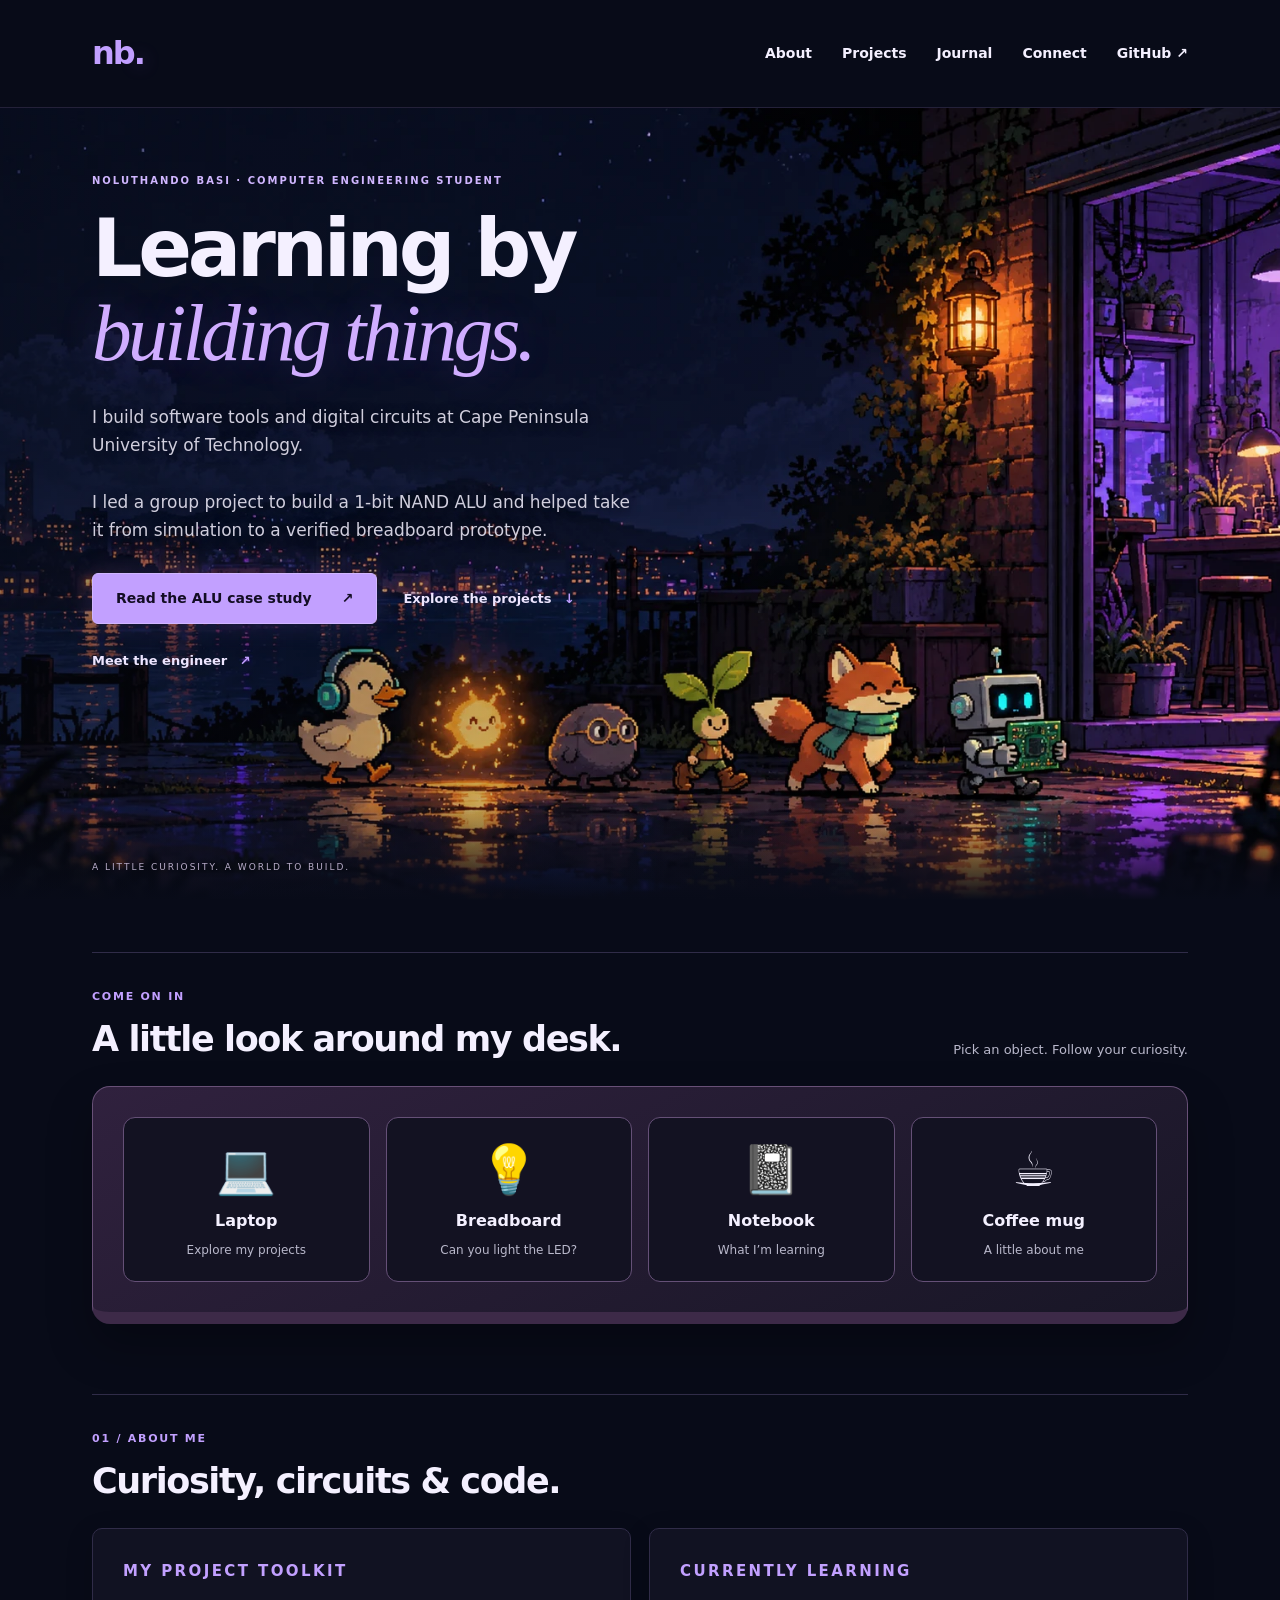
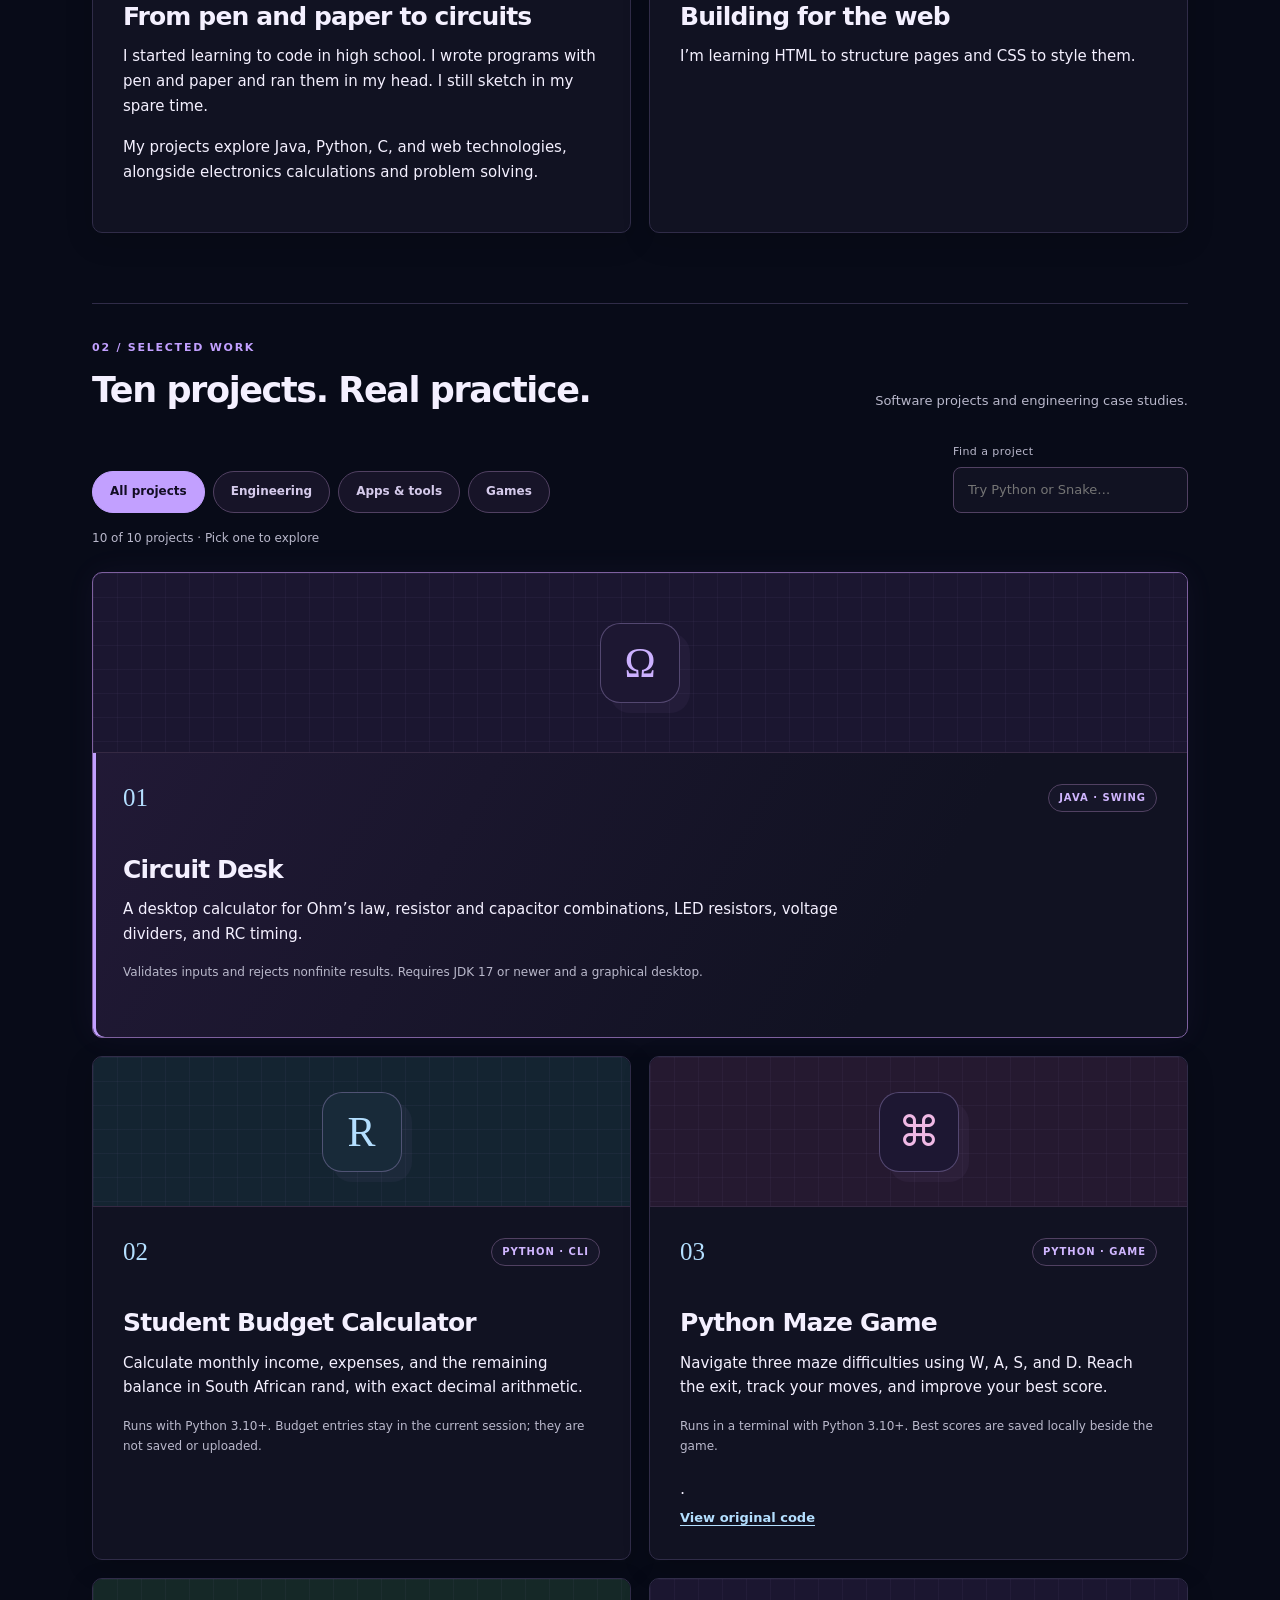
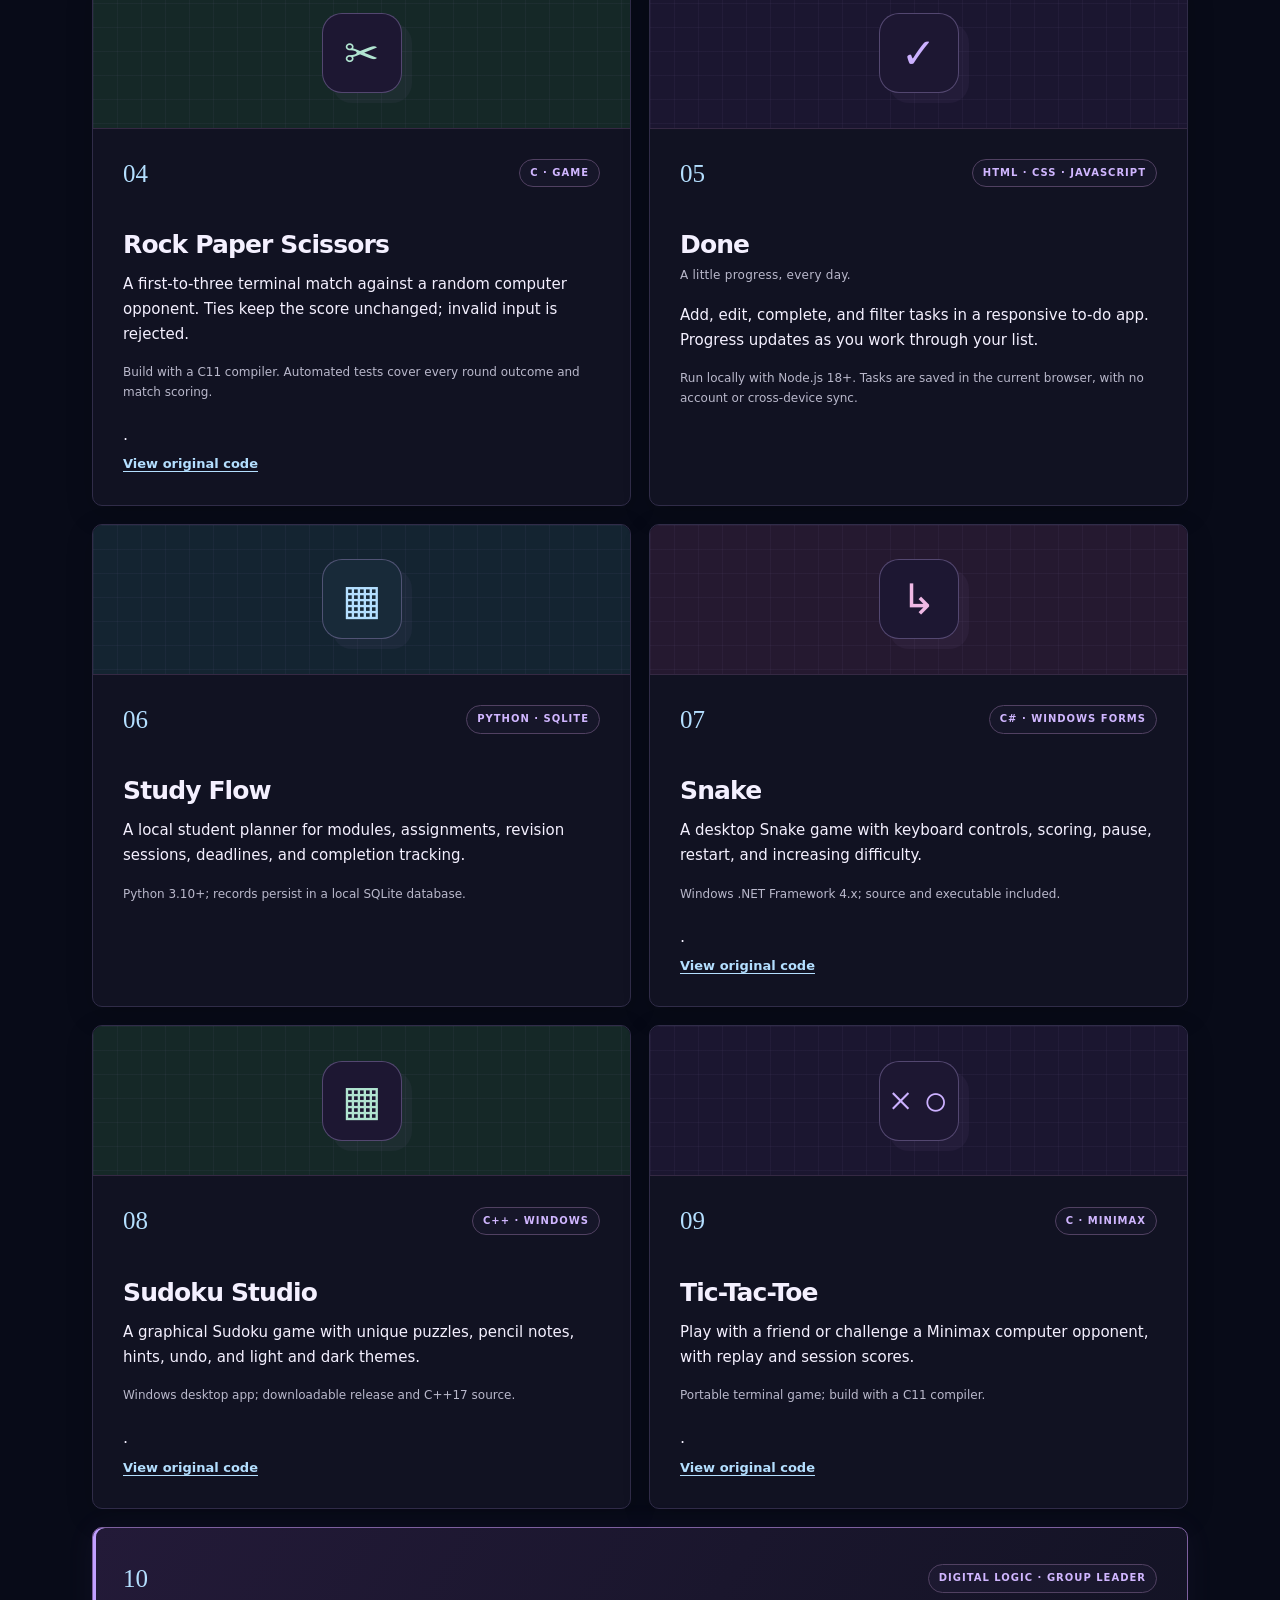
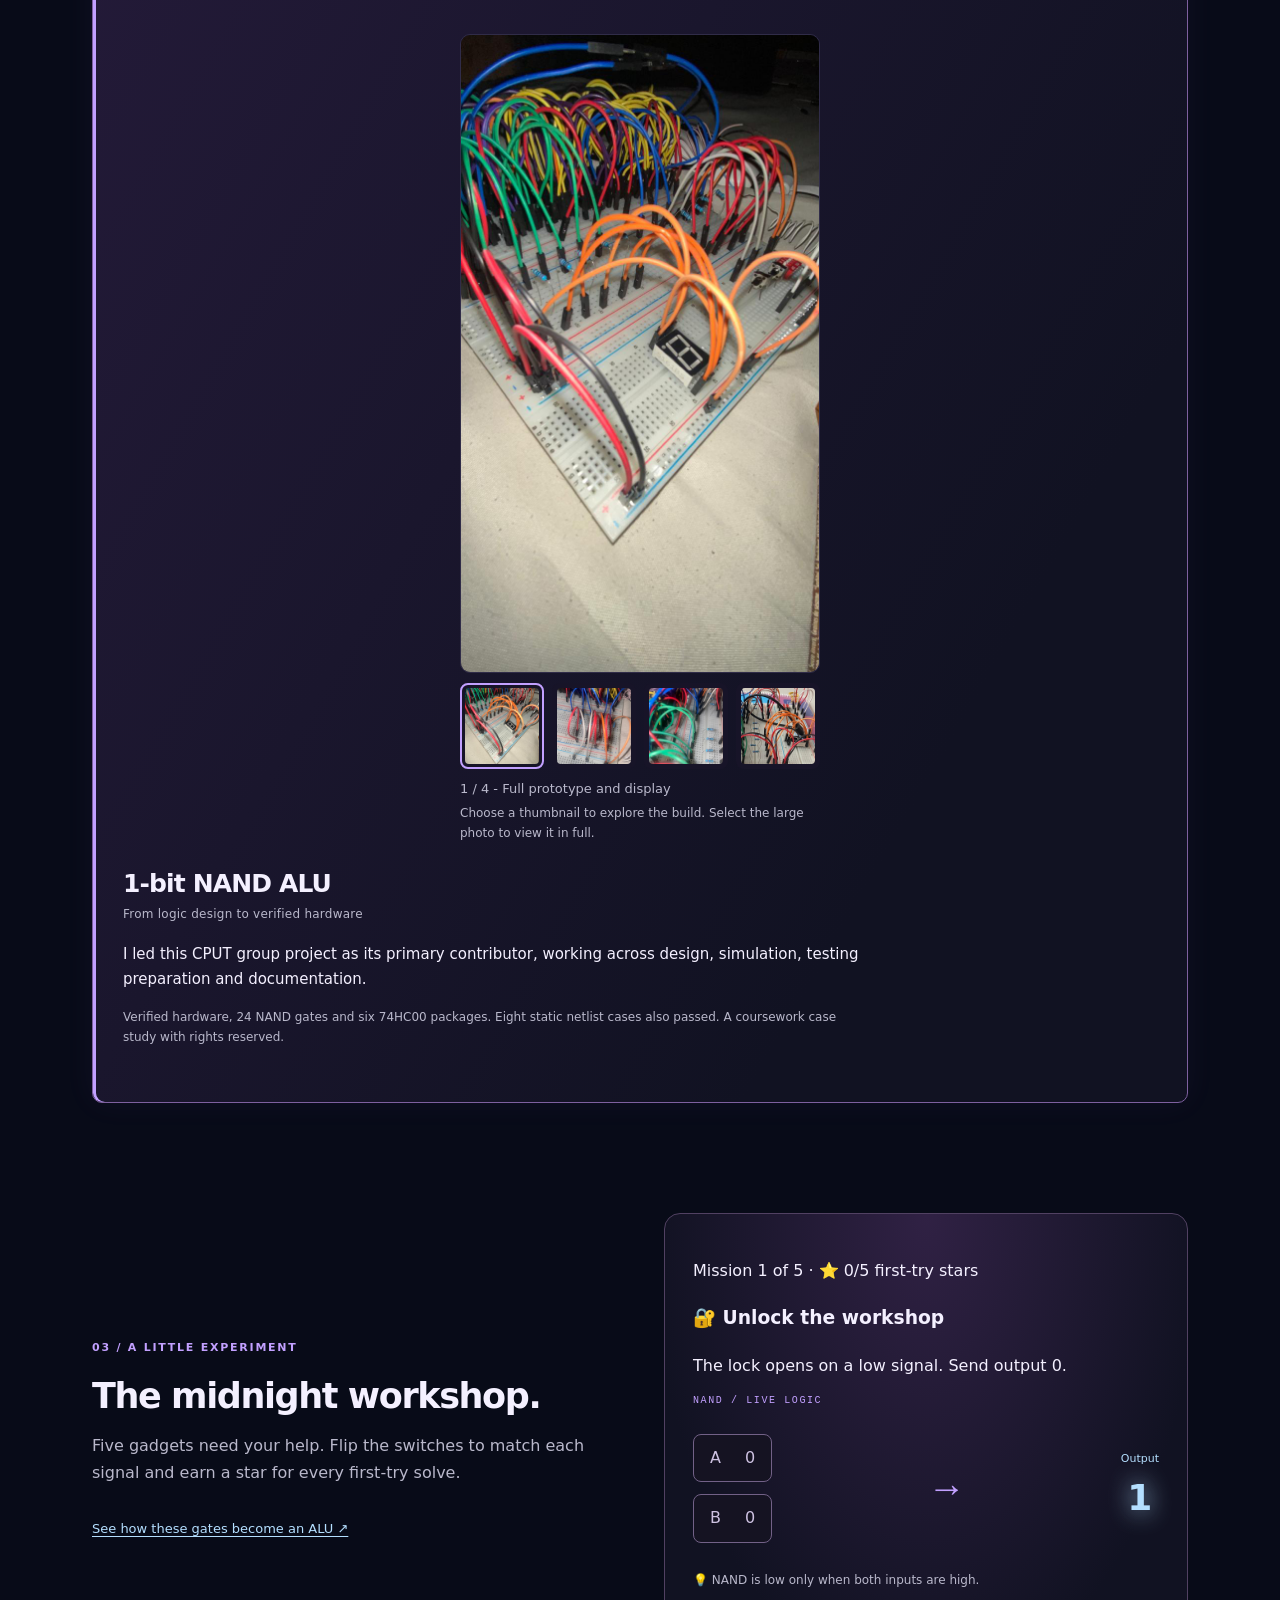
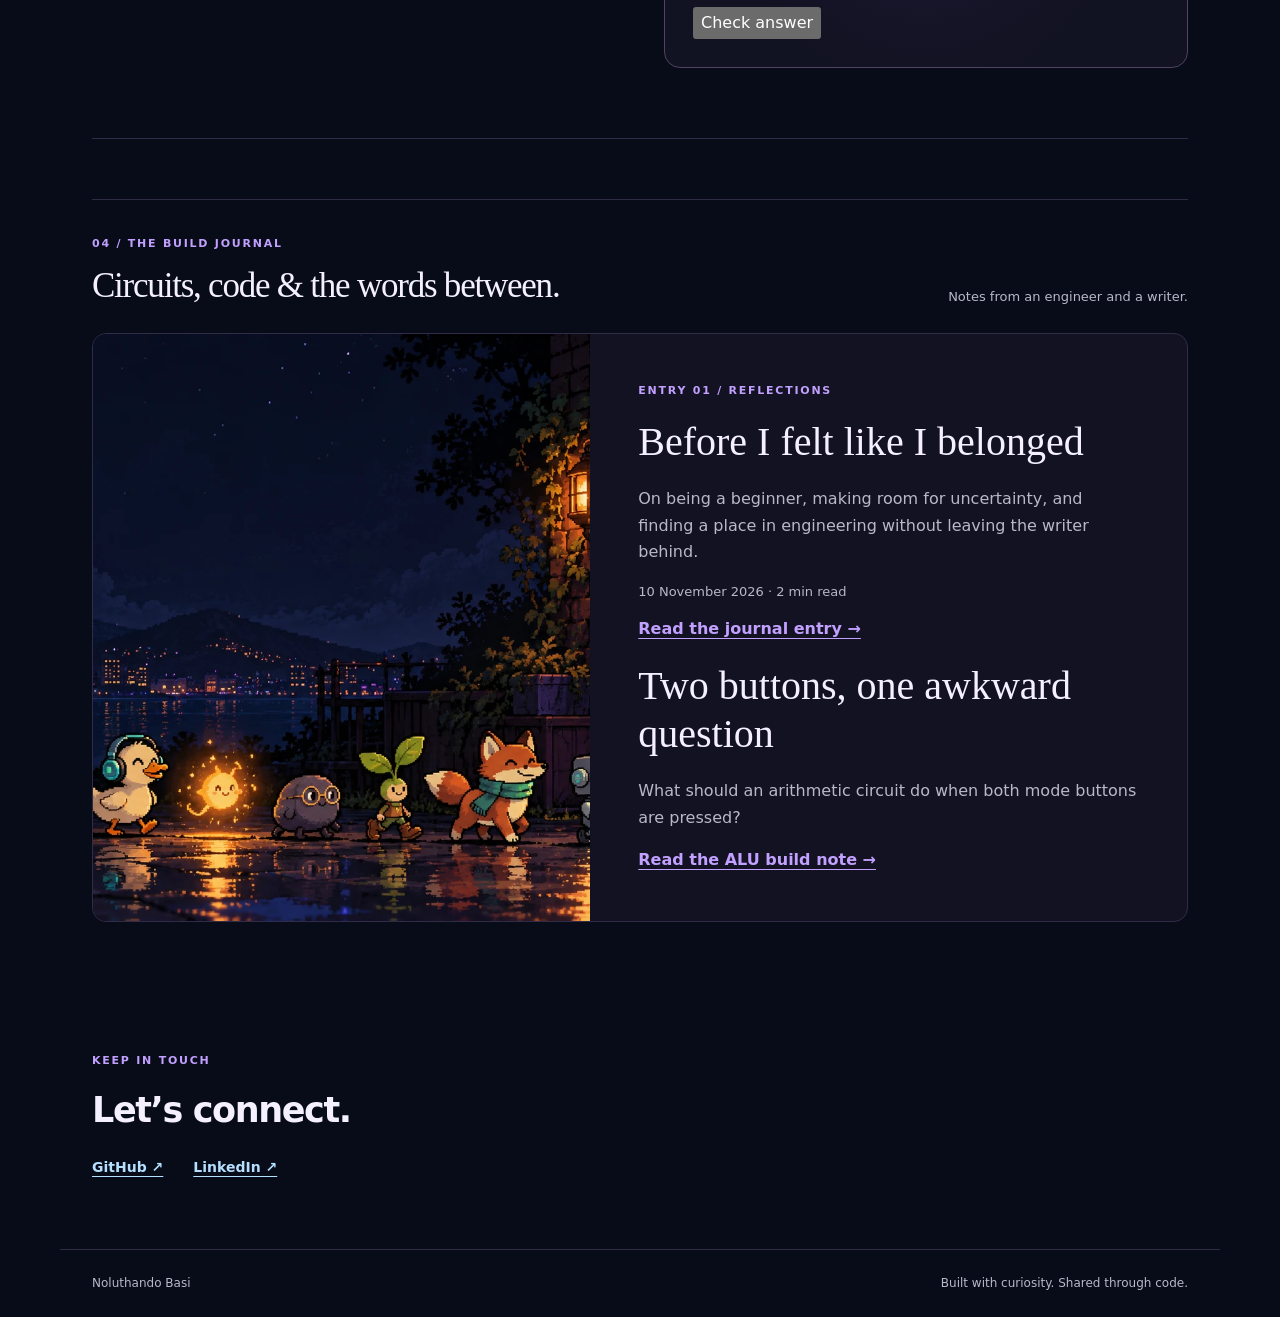
<file: index.html>
<!doctype html>
<html lang="en">
<head>
  <meta name="msvalidate.01" content="11738AA0E33FDAD83470766EB3700D22" />
  <meta name="google-site-verification" content="oSoXep8ZsE5KbeqKewen5kxkmQtbWNRojHRp8FeKR5E" />
  <meta charset="utf-8">
  <meta name="viewport" content="width=device-width, initial-scale=1">
  <meta name="description" content="Explore Noluthando Basi's portfolio: a Computer Engineering student at CPUT building practical software, interactive apps, and thoughtful digital experiences.">
  <title>Noluthando Basi | Software Development &amp; Design</title>
  <link rel="stylesheet" href="styles.css?v=purple-brand-2">
  <link rel="stylesheet" href="home.css?v=pixel-night-1">
  <link rel="stylesheet" href="interactive.css?v=1">
  <script src="interactive.js?v=4" defer></script>
  <meta name="theme-color" content="#080b18">
  <link rel="canonical" href="https://zulubarbie.github.io/">
  <meta property="og:title" content="Noluthando Basi | Software Development &amp; Design">
  <meta property="og:description" content="Computer Engineering student at CPUT exploring software development and design through practical apps and interactive projects.">
  <meta property="og:type" content="website">
  <meta property="og:url" content="https://zulubarbie.github.io/">
  <style>nav{flex-wrap:wrap;justify-content:flex-end}.masthead{gap:20px}@media(max-width:640px){nav{gap:12px;font-size:12px}}</style>
<link rel="icon" type="image/svg+xml" href="/favicon.svg?v=purple-2">
<link rel="stylesheet" href="gallery.css?v=1">
<script src="gallery.js?v=1" defer></script>
  <style>
    #project-results .card { position: relative; }
    #project-results h3 .project-link { position: static; display: inline; color: inherit; font: inherit; text-decoration: none; margin: 0; padding: 0; }
    #project-results .project-link::after { content: ""; position: absolute; inset: 0; z-index: 1; }
    #project-results .project-link:focus-visible::after { outline: 3px solid currentColor; outline-offset: -3px; }
    #project-results .card :is(button, a:not(.project-link)) { position: relative; z-index: 2; }
  </style>
  <link rel="stylesheet" href="journal.css?v=1">
  <link rel="stylesheet" href="desk.css?v=1">
  <script src="desk.js?v=6" defer></script>
</head>
<body class="night-home">
  <a class="skip-link" href="#projects">Skip to projects</a>
  <header class="wrap masthead">
    <a class="wordmark" href="./" aria-label="Noluthando Basi, home">nb<span>.</span></a>
    <nav aria-label="Main navigation"><a href="#about">About</a><a href="#projects">Projects</a><a href="#journal">Journal</a><a href="#contact">Connect</a><a href="https://github.com/ZuluBarbie">GitHub ↗</a></nav>
  </header>
  <main class="wrap">
    <section class="intro" aria-labelledby="intro-title">
      <img class="night-scene" src="assets/night-workshop.webp" alt="" fetchpriority="high" width="1672" height="941">
      <div class="intro-copy">
      <p class="eyebrow">NOLUTHANDO BASI · COMPUTER ENGINEERING STUDENT</p>
      <h1 id="intro-title">Learning by<br><em>building things.</em></h1>
      <p class="lead">I build software tools and digital circuits at Cape Peninsula University of Technology.</p>
      <p class="lead">I led a group project to build a 1-bit NAND ALU and helped take it from simulation to a verified breadboard prototype.</p>
      <div class="intro-actions"><a class="button" href="alu.html">Read the ALU case study <span aria-hidden="true">↗</span></a><a class="journey-link" href="#projects">Explore the projects <span aria-hidden="true">↓</span></a><a class="journey-link" href="#about">Meet the engineer <span aria-hidden="true">↗</span></a></div>
      </div>
      <span class="scene-caption" aria-hidden="true">A LITTLE CURIOSITY. A WORLD TO BUILD.</span>
    </section>
    <section id="engineer-desk" class="desk-section" aria-labelledby="desk-title" hidden>
      <div class="section-heading"><div><p class="eyebrow">COME ON IN</p><h2 id="desk-title">A little look around my desk.</h2></div><p>Pick an object. Follow your curiosity.</p></div>
      <div class="desk-top">
        <a class="desk-object" href="#projects"><span class="desk-icon" aria-hidden="true">💻</span><strong>Laptop</strong><small>Explore my projects</small></a>
        <button class="desk-object" type="button" data-desk-panel="desk-circuit" aria-controls="desk-circuit" aria-expanded="false"><span class="desk-icon" aria-hidden="true">💡</span><strong>Breadboard</strong><small>Can you light the LED?</small></button>
        <button class="desk-object" type="button" data-desk-panel="desk-notebook" aria-controls="desk-notebook" aria-expanded="false"><span class="desk-icon" aria-hidden="true">📓</span><strong>Notebook</strong><small>What I’m learning</small></button>
        <button class="desk-object" type="button" data-desk-panel="desk-coffee" aria-controls="desk-coffee" aria-expanded="false"><span class="desk-icon" aria-hidden="true">☕</span><strong>Coffee mug</strong><small>A little about me</small></button>
      </div>
      <section class="desk-panel" id="desk-circuit" aria-labelledby="circuit-title" hidden>
        <button class="desk-close" type="button" aria-label="Close circuit challenge">Close</button><h3 id="circuit-title" tabindex="-1">💡 Breadboard Arcade</h3>
        <p id="led-progress" aria-live="polite"></p><p id="led-mission"></p><p>Simplified series circuit: supply → switch → resistor → LED → ground. Pick a resistor, point the LED the right way, and flip the switch. Hit the target current to earn a ✅.</p>
        <div class="desk-controls"><label>Resistor<select id="led-resistor"><option value="none">No resistor</option><option value="100">100 Ω</option><option value="220">220 Ω</option><option value="330">330 Ω</option><option value="470">470 Ω</option><option value="680">680 Ω</option><option value="1000">1000 Ω</option></select></label><label>LED direction<select id="led-direction"><option value="reverse">Cathode (−) towards +5 V</option><option value="forward">Anode (+) towards +5 V</option></select></label><button type="button" id="led-power" aria-pressed="false">Switch: open</button><button type="button" id="led-reset">Reset</button><button type="button" id="led-next">➡️ Next mission →</button></div>
        <p><span class="led-indicator" id="desk-led" aria-hidden="true"></span><strong id="led-status">LED off</strong></p><p class="desk-result" id="led-feedback" role="status"></p>
      </section>
      <section class="desk-panel" id="desk-notebook" aria-labelledby="notebook-title" hidden><button class="desk-close" type="button" aria-label="Close notebook">Close</button><h3 id="notebook-title" tabindex="-1">An open notebook.</h3><p>Currently learning: building for the web.</p><ul><li>HTML — giving a page its structure.</li><li>CSS — shaping how it looks and feels.</li></ul><p>I’m also making room to write about the learning itself.</p><a href="journal.html">Open my build journal →</a></section>
      <section class="desk-panel" id="desk-coffee" aria-labelledby="coffee-title" hidden><button class="desk-close" type="button" aria-label="Close coffee mug facts">Close</button><h3 id="coffee-title" tabindex="-1">While the coffee’s warm…</h3><p id="desk-fact" role="status"></p><button type="button" id="desk-another-fact">Another little fact</button></section>
    </section>
    <!-- About: update these paragraphs as your learning journey grows. -->
    <section id="about" class="contact" aria-labelledby="about-title">
      <div class="section-heading"><div><p class="eyebrow">01 / ABOUT ME</p><h2 id="about-title">Curiosity, circuits &amp; code.</h2></div></div>
      <div class="project-grid">
        <article class="card"><p class="eyebrow">MY PROJECT TOOLKIT</p><h3>From pen and paper to circuits</h3><p>I started learning to code in high school. I wrote programs with pen and paper and ran them in my head. I still sketch in my spare time.</p><p>My projects explore Java, Python, C, and web technologies, alongside electronics calculations and problem solving.</p></article>
        <article class="card"><p class="eyebrow">CURRENTLY LEARNING</p><h3>Building for the web</h3><p>I’m learning HTML to structure pages and CSS to style them.</p></article>
      </div>
    </section>
    <section id="projects" aria-labelledby="projects-title">
      <div class="section-heading"><div><p class="eyebrow">02 / SELECTED WORK</p><h2 id="projects-title">Ten projects. Real practice.</h2></div><p>Software projects and engineering case studies.</p></div>
      <div class="project-tools" hidden>
        <div class="filters" role="group" aria-label="Filter projects">
          <button type="button" data-filter="all" aria-pressed="true">All projects</button>
          <button type="button" data-filter="engineering" aria-pressed="false">Engineering</button>
          <button type="button" data-filter="apps" aria-pressed="false">Apps &amp; tools</button>
          <button type="button" data-filter="games" aria-pressed="false">Games</button>
        </div>
        <label class="project-search">Find a project<input type="search" placeholder="Try Python or Snake…" aria-controls="project-results"></label>
      </div>
      <p class="result-count" role="status" hidden></p>
      <div class="project-grid" id="project-results">
        <article class="card featured">
          <div class="card-top"><span class="number">01</span><span class="tag">JAVA · SWING</span></div>
          <h3><a class="project-link" href="https://github.com/ZuluBarbie/electronic-component-calculator">Circuit Desk</a></h3>
          <p>A desktop calculator for Ohm’s law, resistor and capacitor combinations, LED resistors, voltage dividers, and RC timing.</p>
          <p class="detail">Validates inputs and rejects nonfinite results. Requires JDK 17 or newer and a graphical desktop.</p>
          
        </article>
        <article class="card">
          <div class="card-top"><span class="number">02</span><span class="tag">PYTHON · CLI</span></div>
          <h3><a class="project-link" href="https://github.com/ZuluBarbie/student-budget-calculator">Student Budget Calculator</a></h3>
          <p>Calculate monthly income, expenses, and the remaining balance in South African rand, with exact decimal arithmetic.</p>
          <p class="detail">Runs with Python 3.10+. Budget entries stay in the current session; they are not saved or uploaded.</p>
          
        </article>
        <article class="card">
          <div class="card-top"><span class="number">03</span><span class="tag">PYTHON · GAME</span></div>
          <h3><a class="project-link" href="games/maze.html">Python Maze Game</a></h3>
          <p>Navigate three maze difficulties using W, A, S, and D. Reach the exit, track your moves, and improve your best score.</p>
          <p class="detail">Runs in a terminal with Python 3.10+. Best scores are saved locally beside the game.</p>
           &middot; <a href="https://github.com/ZuluBarbie/Practice" aria-label="View original code for Python Maze Game">View original code</a>
        </article>
        <article class="card">
          <div class="card-top"><span class="number">04</span><span class="tag">C · GAME</span></div>
          <h3><a class="project-link" href="games/rps.html">Rock Paper Scissors</a></h3>
          <p>A first-to-three terminal match against a random computer opponent. Ties keep the score unchanged; invalid input is rejected.</p>
          <p class="detail">Build with a C11 compiler. Automated tests cover every round outcome and match scoring.</p>
           &middot; <a href="https://github.com/ZuluBarbie/rock_paper_scissors_C" aria-label="View original code for Rock Paper Scissors">View original code</a>
        </article>
        <article class="card">
          <div class="card-top"><span class="number">05</span><span class="tag">HTML · CSS · JAVASCRIPT</span></div>
          <h3><a class="project-link" href="https://github.com/ZuluBarbie/todo-list">Done</a></h3><p class="subtitle">A little progress, every day.</p>
          <p>Add, edit, complete, and filter tasks in a responsive to-do app. Progress updates as you work through your list.</p>
          <p class="detail">Run locally with Node.js 18+. Tasks are saved in the current browser, with no account or cross-device sync.</p>
          
        </article>
        <article class="card">
          <div class="card-top"><span class="number">06</span><span class="tag">PYTHON · SQLITE</span></div>
          <h3><a class="project-link" href="https://github.com/ZuluBarbie/study-flow">Study Flow</a></h3><p>A local student planner for modules, assignments, revision sessions, deadlines, and completion tracking.</p><p class="detail">Python 3.10+; records persist in a local SQLite database.</p>
          
        </article>
        <article class="card">
          <div class="card-top"><span class="number">07</span><span class="tag">C# · WINDOWS FORMS</span></div>
          <h3><a class="project-link" href="games/snake.html">Snake</a></h3><p>A desktop Snake game with keyboard controls, scoring, pause, restart, and increasing difficulty.</p><p class="detail">Windows .NET Framework 4.x; source and executable included.</p>
           &middot; <a href="https://github.com/ZuluBarbie/snake-game" aria-label="View original code for Snake">View original code</a>
        </article>
        <article class="card">
          <div class="card-top"><span class="number">08</span><span class="tag">C++ · WINDOWS</span></div>
          <h3><a class="project-link" href="games/sudoku.html">Sudoku Studio</a></h3><p>A graphical Sudoku game with unique puzzles, pencil notes, hints, undo, and light and dark themes.</p><p class="detail">Windows desktop app; downloadable release and C++17 source.</p>
           &middot; <a href="https://github.com/ZuluBarbie/sudoku-studio" aria-label="View original code for Sudoku Studio">View original code</a>
        </article>
        <article class="card">
          <div class="card-top"><span class="number">09</span><span class="tag">C · MINIMAX</span></div>
          <h3><a class="project-link" href="games/tic.html">Tic-Tac-Toe</a></h3><p>Play with a friend or challenge a Minimax computer opponent, with replay and session scores.</p><p class="detail">Portable terminal game; build with a C11 compiler.</p>
           &middot; <a href="https://github.com/ZuluBarbie/tic_tac_toe_C" aria-label="View original code for Tic-Tac-Toe">View original code</a>
        </article>
        <article class="card featured">
          <div class="card-top"><span class="number">10</span><span class="tag">DIGITAL LOGIC · GROUP LEADER</span></div>
          <div class="photo-demo" role="group" aria-label="ALU prototype photo demo">
<a class="demo-full" href="images/alu-demo-overview.jpg" aria-label="Open selected prototype photo at full size"><img class="demo-image" src="images/alu-demo-overview.jpg" alt="Full breadboard assembly with wiring and seven-segment display" width="720" height="1280" loading="lazy"></a>
<div class="demo-thumbs" role="group" aria-label="Choose a prototype photo">
<button type="button" data-gallery-photo="images/alu-demo-overview.jpg" data-caption="1 / 4 - Full prototype and display" aria-label="Show photo 1: Full breadboard assembly with wiring and seven-segment display" aria-pressed="true"><img src="images/alu-demo-overview.jpg" alt="Full breadboard assembly with wiring and seven-segment display" width="720" height="1280" loading="lazy"></button>
<button type="button" data-gallery-photo="images/alu-demo-inputs.jpg" data-caption="2 / 4 - Input switches and push buttons" aria-label="Show photo 2: Close-up of the DIP switch, push buttons and input wiring" aria-pressed="false"><img src="images/alu-demo-inputs.jpg" alt="Close-up of the DIP switch, push buttons and input wiring" width="720" height="1280" loading="lazy"></button>
<button type="button" data-gallery-photo="images/alu-demo-wiring.jpg" data-caption="3 / 4 - Resistors and jumper connections" aria-label="Show photo 3: Close-up of resistor connections and colourful jumper wiring" aria-pressed="false"><img src="images/alu-demo-wiring.jpg" alt="Close-up of resistor connections and colourful jumper wiring" width="720" height="1280" loading="lazy"></button>
<button type="button" data-gallery-photo="images/alu-demo-display.jpg" data-caption="4 / 4 - Display wiring from another angle" aria-label="Show photo 4: Side view of the breadboard, resistor bank and display connections" aria-pressed="false"><img src="images/alu-demo-display.jpg" alt="Side view of the breadboard, resistor bank and display connections" width="720" height="1280" loading="lazy"></button>
</div>
<p class="demo-caption" aria-live="polite">1 / 4 - Full prototype and display</p><p class="demo-hint">Choose a thumbnail to explore the build. Select the large photo to view it in full.</p></div>
          <h3><a class="project-link" href="alu.html">1-bit NAND ALU</a></h3><p class="subtitle">From logic design to verified hardware</p>
          <p>I led this CPUT group project as its primary contributor, working across design, simulation, testing preparation and documentation.</p>
          <p class="detail">Verified hardware, 24 NAND gates and six 74HC00 packages. Eight static netlist cases also passed. A coursework case study with rights reserved.</p>
          
        </article>
      </div>
    </section>
    <section class="logic-lab contact" aria-labelledby="lab-title" hidden>
      <div><p class="eyebrow">03 / A LITTLE EXPERIMENT</p><h2 id="lab-title">The midnight workshop.</h2><p class="lead">Five gadgets need your help. Flip the switches to match each signal and earn a star for every first-try solve.</p><a href="alu.html">See how these gates become an ALU ↗</a></div>
      <div class="gate-panel"><p id="logic-progress"></p><h3 id="logic-title" tabindex="-1"></h3><p id="logic-mission"></p><p class="gate-label">NAND / LIVE LOGIC</p><div class="gate-circuit"><div class="gate-inputs"><button type="button" data-input="a" aria-pressed="false">A <span>0</span></button><button type="button" data-input="b" aria-pressed="false">B <span>0</span></button></div><span class="gate-symbol" aria-hidden="true">→</span><output class="gate-output" aria-live="polite" aria-atomic="true">Output <strong>1</strong></output></div><p class="gate-explanation">The output is on unless both inputs are on.</p><p id="logic-feedback" role="status"></p><button type="button" id="logic-check">Check answer</button><button type="button" id="logic-next" hidden>Next round</button></div>
    </section>
    <section id="journal" class="journal-section" aria-labelledby="journal-title">
      <div class="section-heading"><div><p class="eyebrow">04 / THE BUILD JOURNAL</p><h2 id="journal-title" class="journal-heading">Circuits, code &amp; the words between.</h2></div><p>Notes from an engineer and a writer.</p></div>
      <article class="journal-feature">
        <figure class="journal-cover"><img src="assets/night-workshop.webp" alt="" width="1672" height="941" loading="lazy"></figure>
        <div class="journal-copy"><p class="eyebrow">ENTRY 01 / REFLECTIONS</p><h3>Before I felt like I belonged</h3><p>On being a beginner, making room for uncertainty, and finding a place in engineering without leaving the writer behind.</p><p class="journal-meta"><time datetime="2026-11-10">10 November 2026</time> · 2 min read</p><a href="journal.html#finding-my-place">Read the journal entry →</a><h3 style="margin-top:1.25rem">Two buttons, one awkward question</h3><p>What should an arithmetic circuit do when both mode buttons are pressed?</p><a href="journal.html#two-buttons">Read the ALU build note →</a></div>
      </article>
    </section>
    <section id="contact" class="contact" aria-labelledby="contact-title"><p class="eyebrow">KEEP IN TOUCH</p><h2 id="contact-title">Let’s connect.</h2><div class="contact-links"><a href="https://github.com/ZuluBarbie">GitHub ↗</a><a href="https://www.linkedin.com/in/noluthandobasi">LinkedIn ↗</a></div></section>
  </main>
  <footer class="wrap"><span>Noluthando Basi</span><span>Built with curiosity. Shared through code.</span></footer>
</body>
</html>
</file>
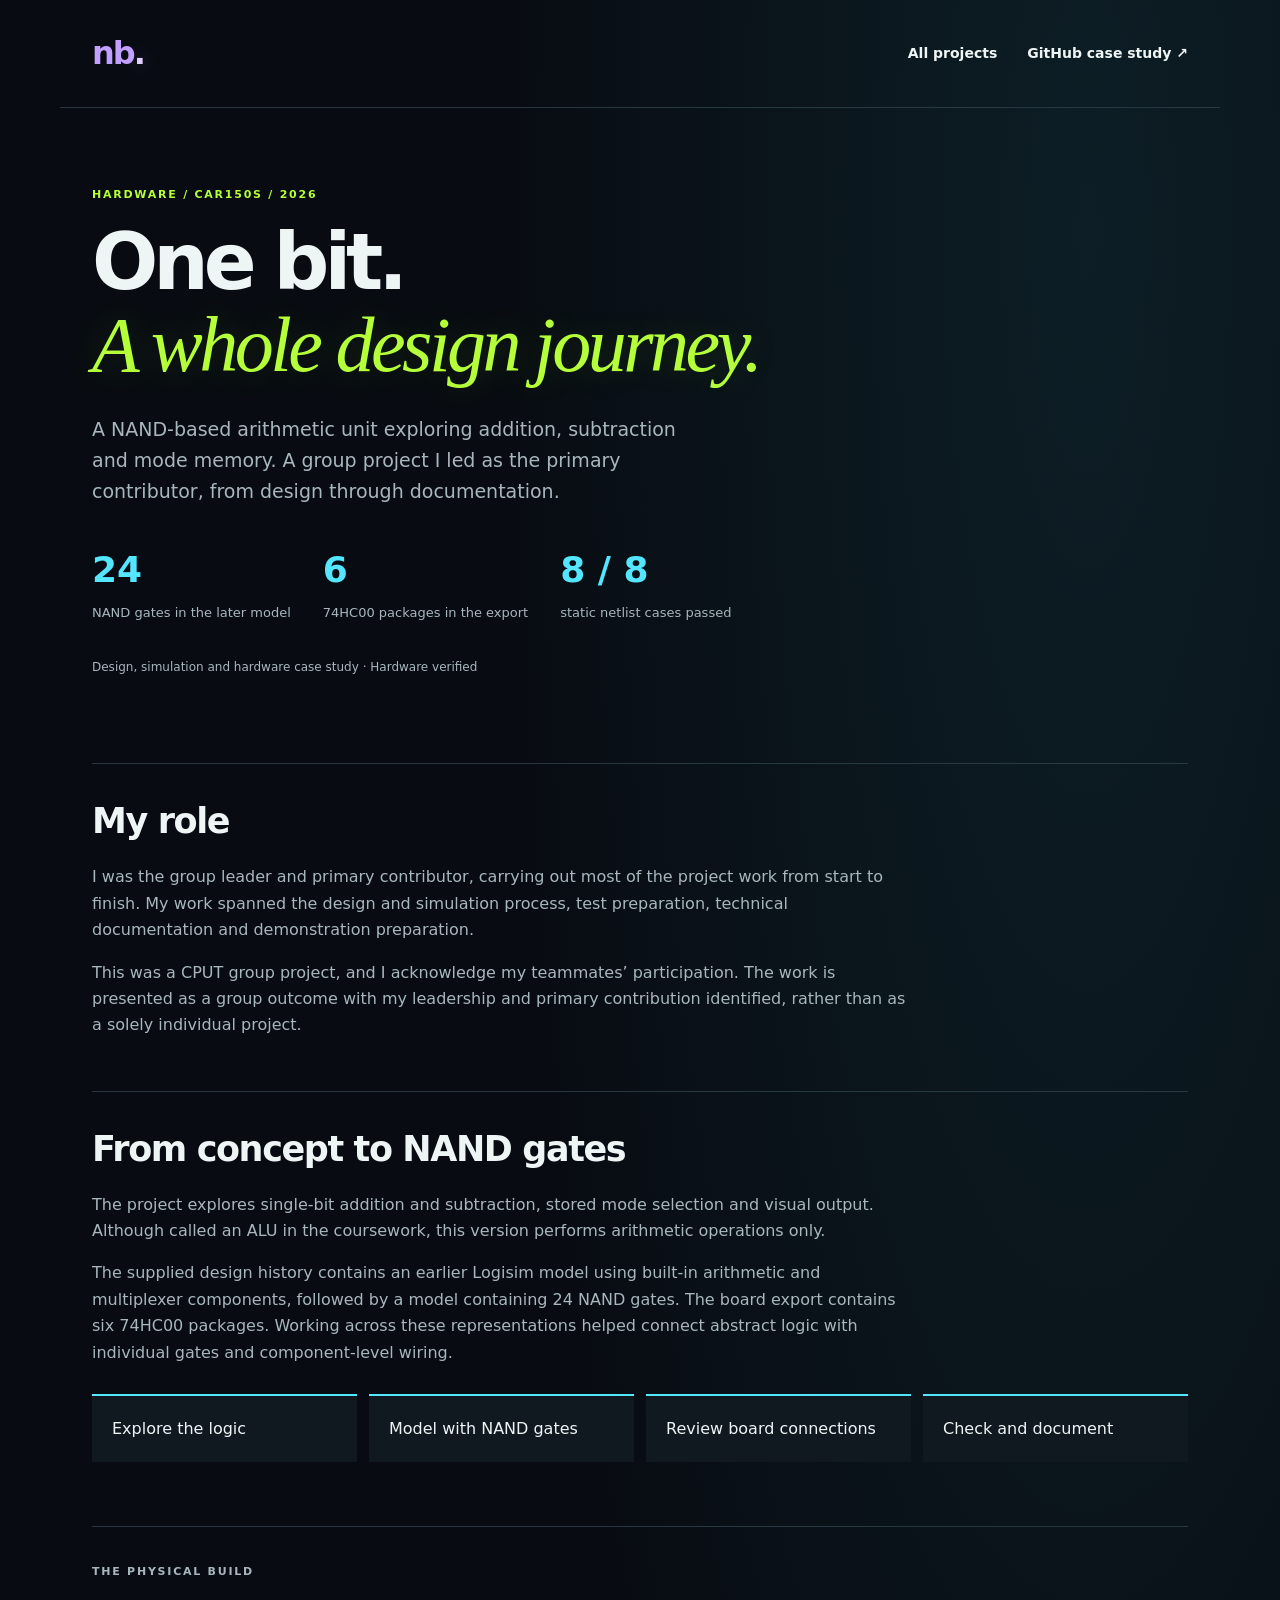
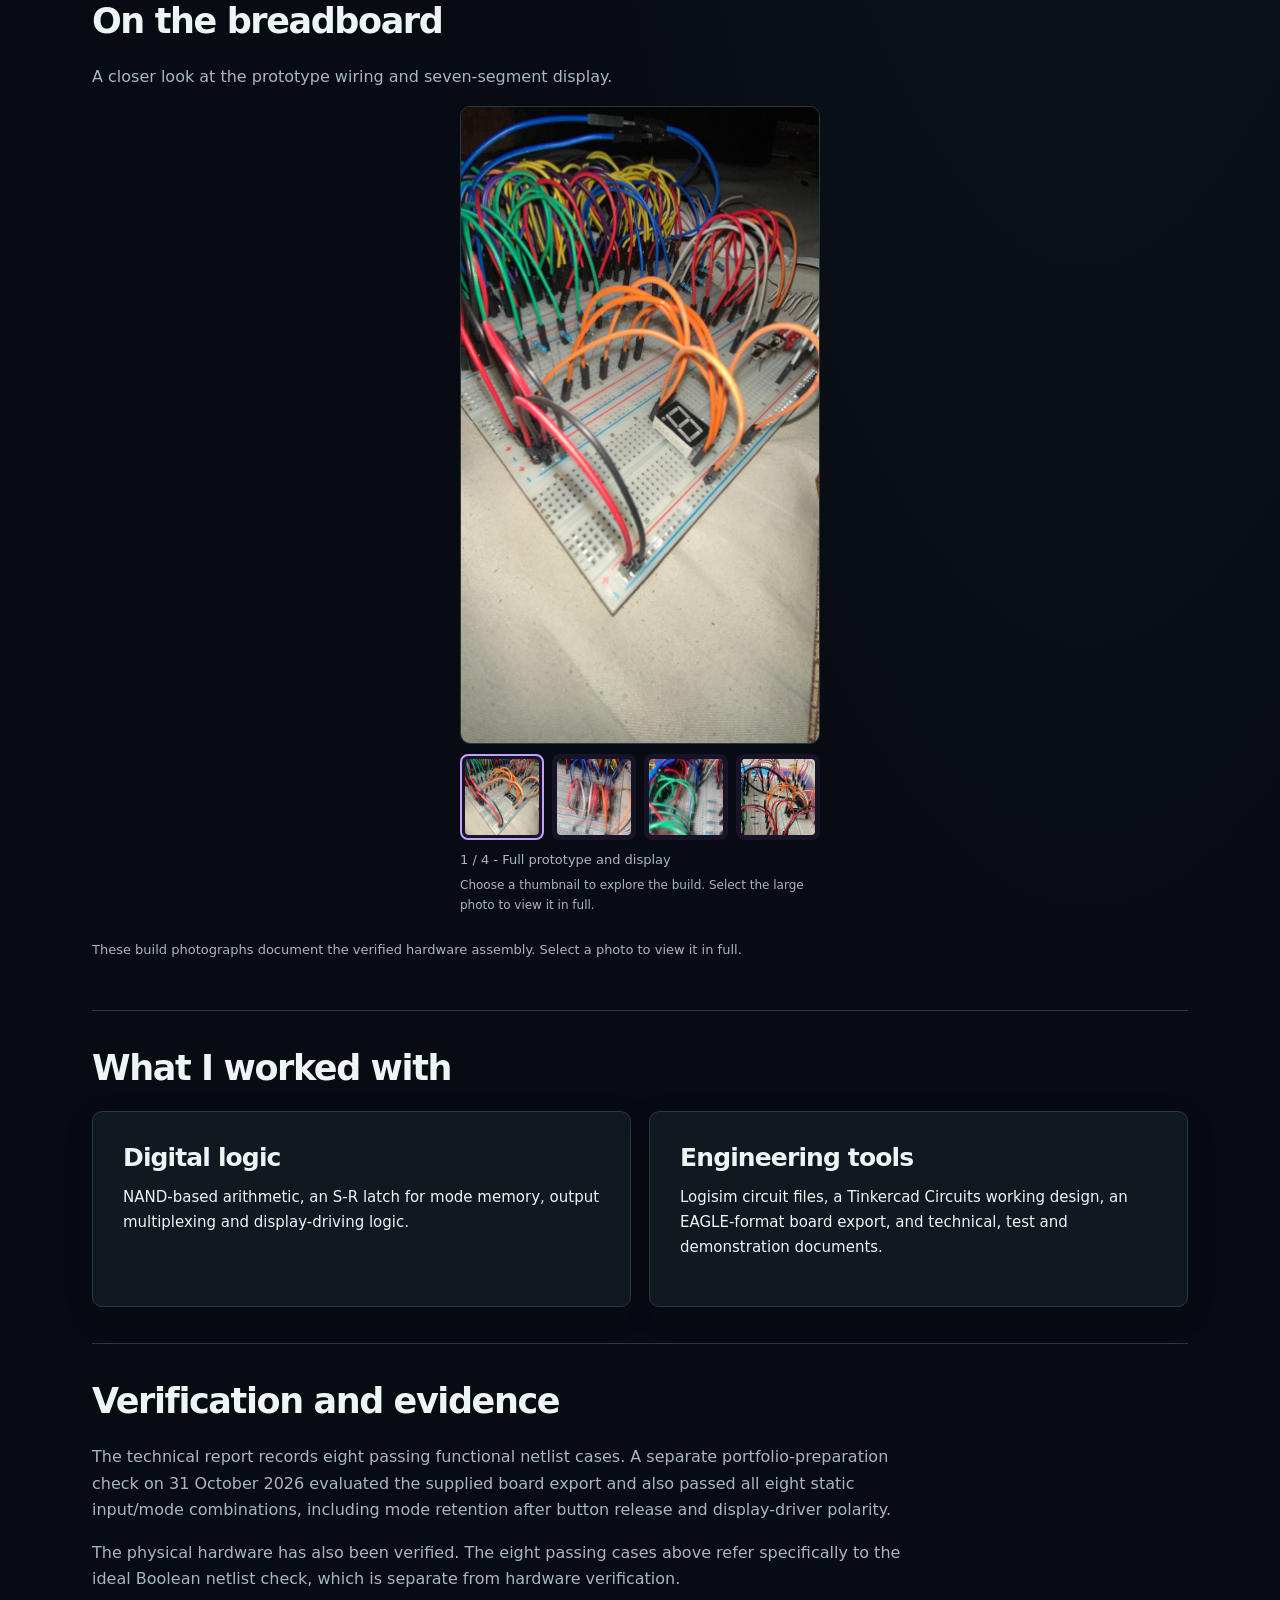
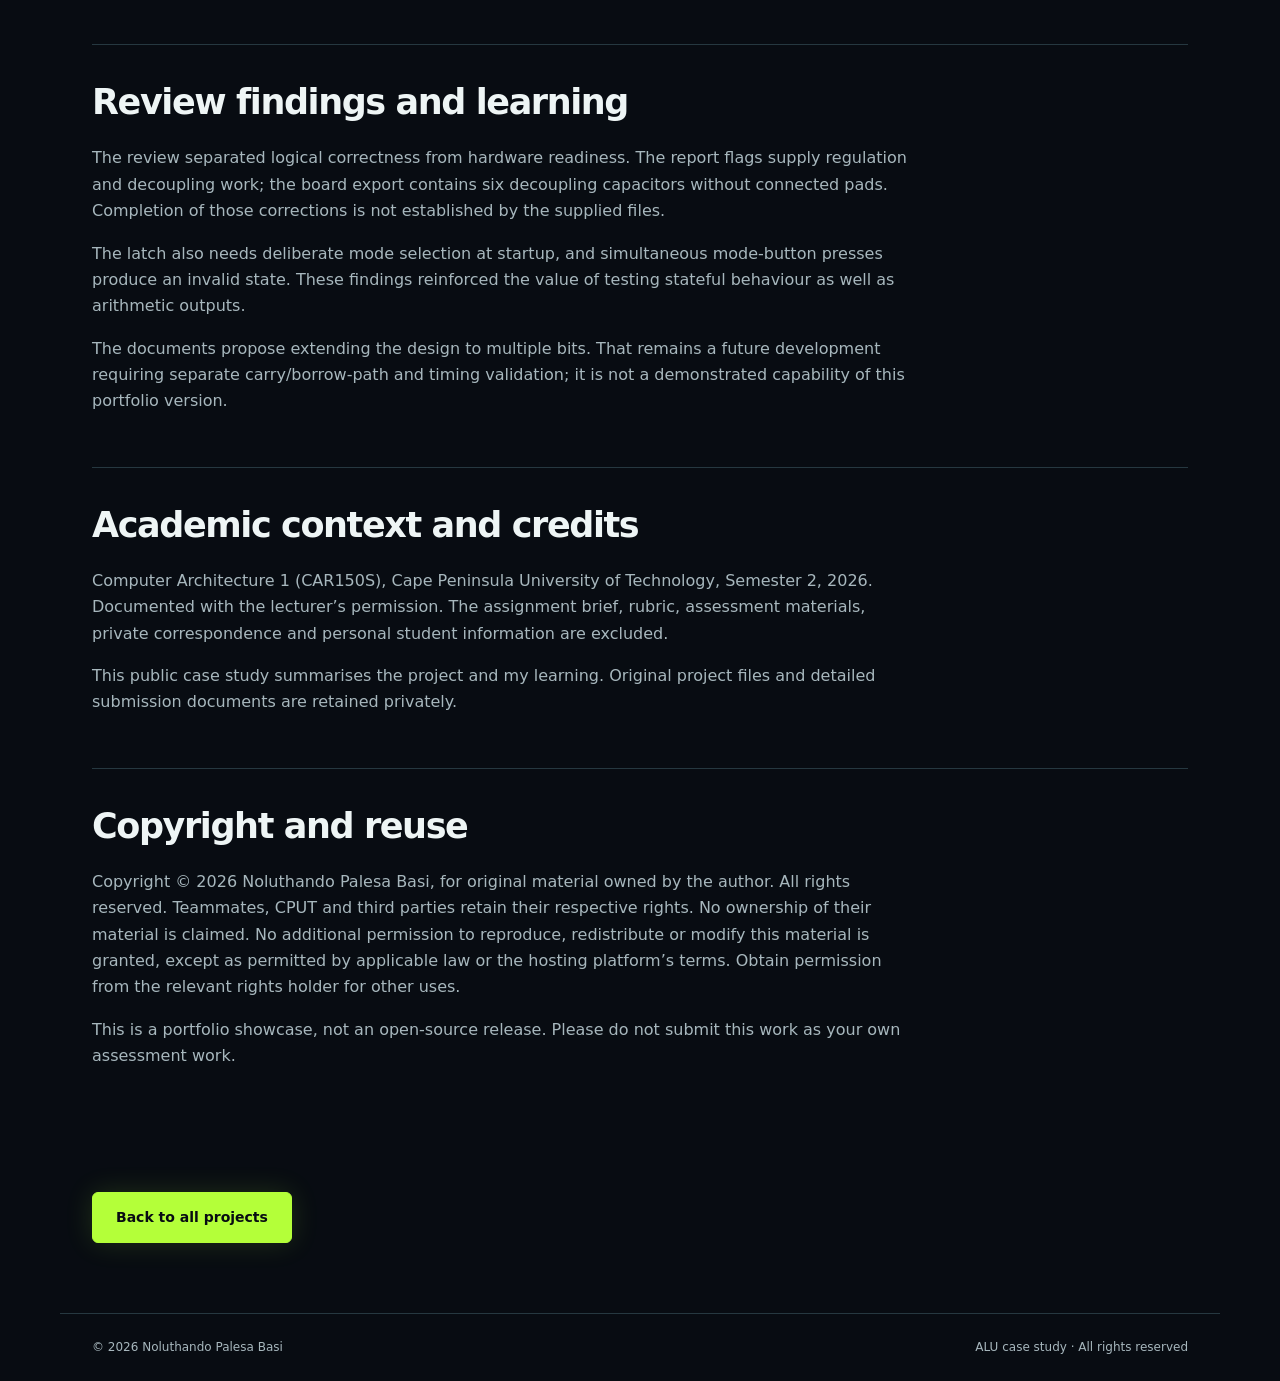
<file: alu.html>
<!doctype html>
<html lang="en"><head><meta charset="utf-8"><meta name="viewport" content="width=device-width, initial-scale=1">
<title>1-bit NAND ALU | Noluthando Basi</title><meta name="description" content="A CAR150S group project led by Noluthando Basi: NAND logic, simulation, netlist verification and engineering documentation.">
<link rel="stylesheet" href="styles.css?v=purple-brand-2"><link rel="canonical" href="https://zulubarbie.github.io/alu.html">
<style>.case-section{padding:36px 0;border-top:1px solid var(--line)}.case-section>p{max-width:820px;color:var(--muted)}.case-section h2{margin-bottom:22px}.stats{display:flex;flex-wrap:wrap;gap:32px;margin:32px 0}.stats strong{display:block;font-size:36px;color:var(--cyan)}.stats span{color:var(--muted);font-size:13px}.flow{display:grid;grid-template-columns:repeat(4,1fr);gap:12px;margin:28px 0}.flow span{padding:20px;border-top:2px solid var(--cyan);background:#101820}.intro{max-width:950px}.intro h1{font-size:clamp(42px,7vw,78px)}nav{flex-wrap:wrap}.masthead{gap:20px}@media(max-width:640px){.flow{grid-template-columns:1fr 1fr}nav{font-size:12px;gap:12px}.stats{gap:22px}}</style><link rel="icon" type="image/svg+xml" href="/favicon.svg?v=purple-2">
<link rel="stylesheet" href="gallery.css?v=1">
<script src="gallery.js?v=1" defer></script>
</head>
<body><a class="skip-link" href="#case-study">Skip to case study</a><header class="wrap masthead"><a class="wordmark" href="./" aria-label="Noluthando Basi, home">nb<span>.</span></a><nav aria-label="Main navigation"><a href="./#projects">All projects</a><a href="https://github.com/ZuluBarbie/zulubarbie.github.io/blob/main/projects/alu/README.md">GitHub case study ↗</a></nav></header>
<main class="wrap" id="case-study"><section class="intro"><p class="eyebrow">HARDWARE / CAR150S / 2026</p><h1>One bit.<br><em>A whole design journey.</em></h1><p class="lead">A NAND-based arithmetic unit exploring addition, subtraction and mode memory. A group project I led as the primary contributor, from design through documentation.</p><div class="stats"><div><strong>24</strong><span>NAND gates in the later model</span></div><div><strong>6</strong><span>74HC00 packages in the export</span></div><div><strong>8 / 8</strong><span>static netlist cases passed</span></div></div><p class="intro-note">Design, simulation and hardware case study · Hardware verified</p></section><section class="case-section"><h2>My role</h2><p>I was the group leader and primary contributor, carrying out most of the project work from start to finish. My work spanned the design and simulation process, test preparation, technical documentation and demonstration preparation.</p><p>This was a CPUT group project, and I acknowledge my teammates’ participation. The work is presented as a group outcome with my leadership and primary contribution identified, rather than as a solely individual project.</p></section>
<section class="case-section"><h2>From concept to NAND gates</h2><p>The project explores single-bit addition and subtraction, stored mode selection and visual output. Although called an ALU in the coursework, this version performs arithmetic operations only.</p><p>The supplied design history contains an earlier Logisim model using built-in arithmetic and multiplexer components, followed by a model containing 24 NAND gates. The board export contains six 74HC00 packages. Working across these representations helped connect abstract logic with individual gates and component-level wiring.</p><div class="flow" aria-label="Design process"><span>Explore the logic</span><span>Model with NAND gates</span><span>Review board connections</span><span>Check and document</span></div></section>
<section class="case-section" id="build-photos"><p class="eyebrow">THE PHYSICAL BUILD</p><h2>On the breadboard</h2><p>A closer look at the prototype wiring and seven-segment display.</p><div class="photo-demo" role="group" aria-label="ALU prototype photo demo">
<a class="demo-full" href="images/alu-demo-overview.jpg" aria-label="Open selected prototype photo at full size"><img class="demo-image" src="images/alu-demo-overview.jpg" alt="Full breadboard assembly with wiring and seven-segment display" width="720" height="1280" loading="lazy"></a>
<div class="demo-thumbs" role="group" aria-label="Choose a prototype photo">
<button type="button" data-gallery-photo="images/alu-demo-overview.jpg" data-caption="1 / 4 - Full prototype and display" aria-label="Show photo 1: Full breadboard assembly with wiring and seven-segment display" aria-pressed="true"><img src="images/alu-demo-overview.jpg" alt="Full breadboard assembly with wiring and seven-segment display" width="720" height="1280" loading="lazy"></button>
<button type="button" data-gallery-photo="images/alu-demo-inputs.jpg" data-caption="2 / 4 - Input switches and push buttons" aria-label="Show photo 2: Close-up of the DIP switch, push buttons and input wiring" aria-pressed="false"><img src="images/alu-demo-inputs.jpg" alt="Close-up of the DIP switch, push buttons and input wiring" width="720" height="1280" loading="lazy"></button>
<button type="button" data-gallery-photo="images/alu-demo-wiring.jpg" data-caption="3 / 4 - Resistors and jumper connections" aria-label="Show photo 3: Close-up of resistor connections and colourful jumper wiring" aria-pressed="false"><img src="images/alu-demo-wiring.jpg" alt="Close-up of resistor connections and colourful jumper wiring" width="720" height="1280" loading="lazy"></button>
<button type="button" data-gallery-photo="images/alu-demo-display.jpg" data-caption="4 / 4 - Display wiring from another angle" aria-label="Show photo 4: Side view of the breadboard, resistor bank and display connections" aria-pressed="false"><img src="images/alu-demo-display.jpg" alt="Side view of the breadboard, resistor bank and display connections" width="720" height="1280" loading="lazy"></button>
</div>
<p class="demo-caption" aria-live="polite">1 / 4 - Full prototype and display</p><p class="demo-hint">Choose a thumbnail to explore the build. Select the large photo to view it in full.</p></div><p class="photo-note">These build photographs document the verified hardware assembly. Select a photo to view it in full.</p></section><section class="case-section"><h2>What I worked with</h2><div class="project-grid"><article class="card"><h3>Digital logic</h3><p>NAND-based arithmetic, an S-R latch for mode memory, output multiplexing and display-driving logic.</p></article><article class="card"><h3>Engineering tools</h3><p>Logisim circuit files, a Tinkercad Circuits working design, an EAGLE-format board export, and technical, test and demonstration documents.</p></article></div></section>
<section class="case-section"><h2>Verification and evidence</h2><p>The technical report records eight passing functional netlist cases. A separate portfolio-preparation check on 31 October 2026 evaluated the supplied board export and also passed all eight static input/mode combinations, including mode retention after button release and display-driver polarity.</p><p>The physical hardware has also been verified. The eight passing cases above refer specifically to the ideal Boolean netlist check, which is separate from hardware verification.</p></section>
<section class="case-section"><h2>Review findings and learning</h2><p>The review separated logical correctness from hardware readiness. The report flags supply regulation and decoupling work; the board export contains six decoupling capacitors without connected pads. Completion of those corrections is not established by the supplied files.</p><p>The latch also needs deliberate mode selection at startup, and simultaneous mode-button presses produce an invalid state. These findings reinforced the value of testing stateful behaviour as well as arithmetic outputs.</p><p>The documents propose extending the design to multiple bits. That remains a future development requiring separate carry/borrow-path and timing validation; it is not a demonstrated capability of this portfolio version.</p></section>
<section class="case-section"><h2>Academic context and credits</h2><p>Computer Architecture 1 (CAR150S), Cape Peninsula University of Technology, Semester 2, 2026. Documented with the lecturer’s permission. The assignment brief, rubric, assessment materials, private correspondence and personal student information are excluded.</p><p>This public case study summarises the project and my learning. Original project files and detailed submission documents are retained privately.</p></section>
<section class="case-section"><h2>Copyright and reuse</h2><p>Copyright © 2026 Noluthando Palesa Basi, for original material owned by the author. All rights reserved. Teammates, CPUT and third parties retain their respective rights. No ownership of their material is claimed. No additional permission to reproduce, redistribute or modify this material is granted, except as permitted by applicable law or the hosting platform’s terms. Obtain permission from the relevant rights holder for other uses.</p><p>This is a portfolio showcase, not an open-source release. Please do not submit this work as your own assessment work.</p></section><section class="contact"><a class="button" href="./#projects">Back to all projects</a></section></main><footer class="wrap"><span>© 2026 Noluthando Palesa Basi</span><span>ALU case study · All rights reserved</span></footer></body></html>
</file>
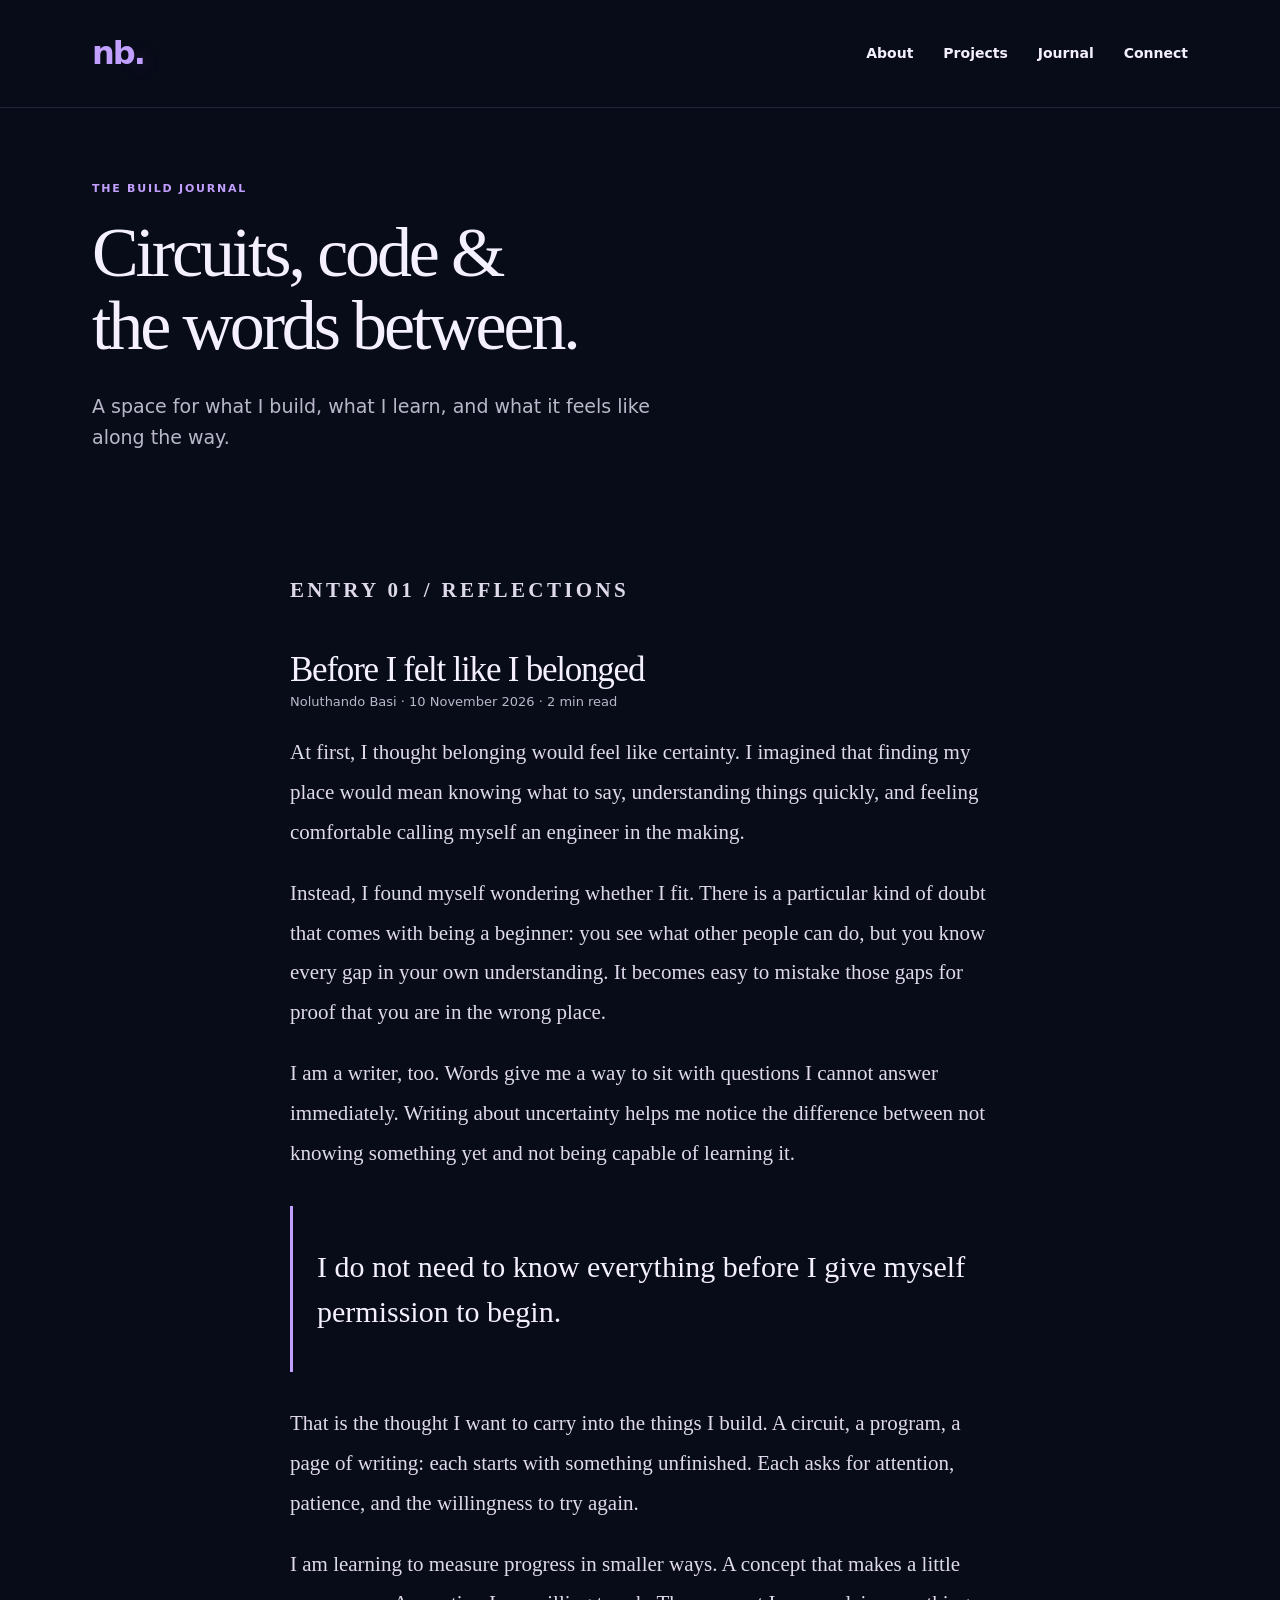
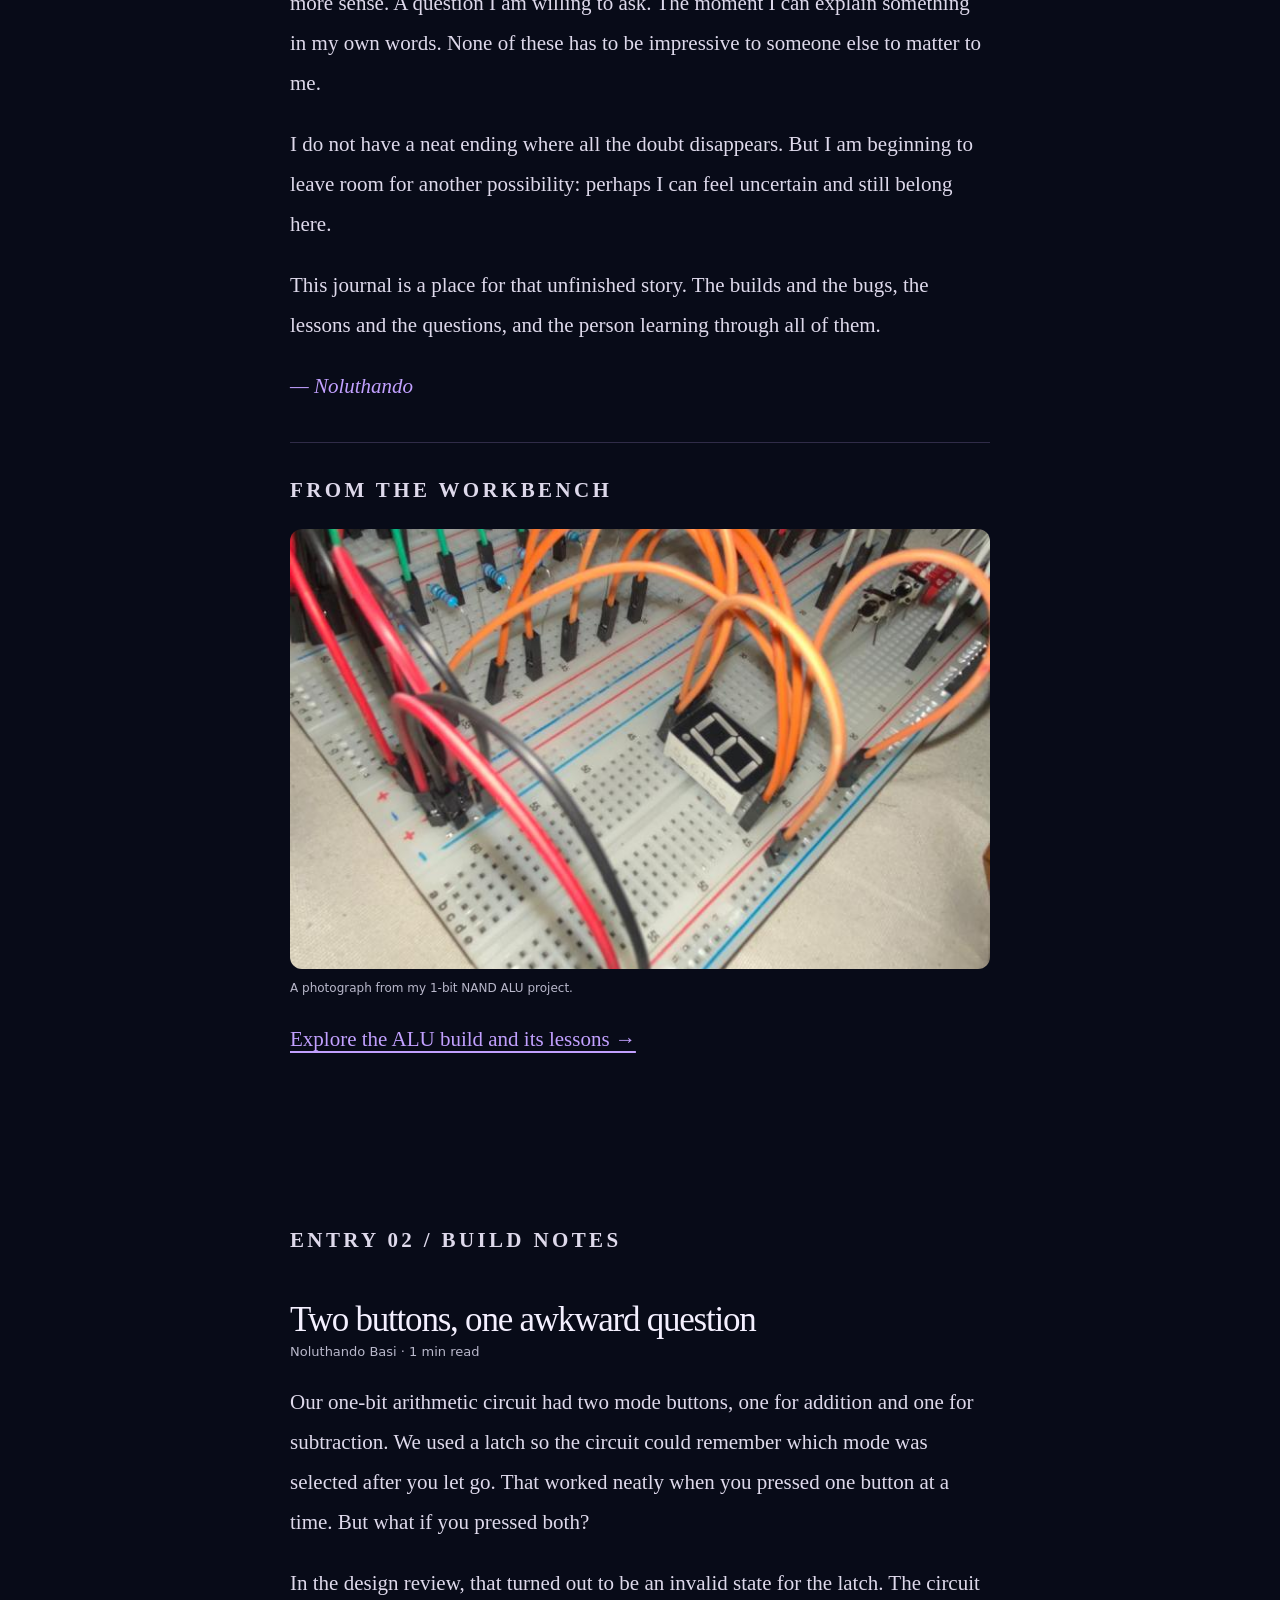
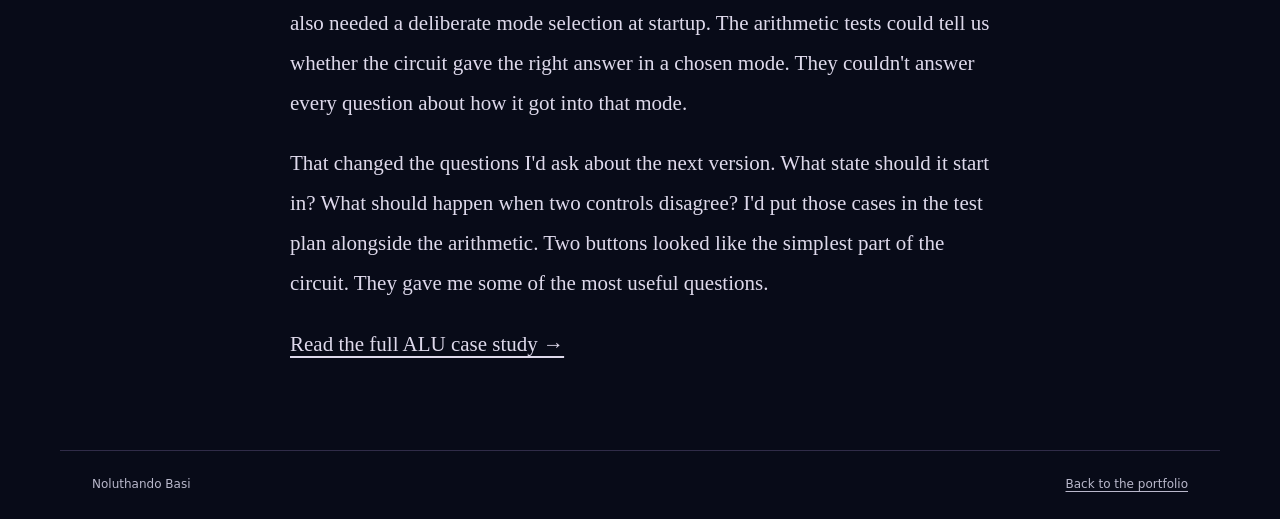
<file: journal.html>
<!doctype html>
<html lang="en">
<head>
  <meta charset="utf-8">
  <meta name="viewport" content="width=device-width, initial-scale=1">
  <title>Build journal | Noluthando Basi</title>
  <meta name="description" content="Circuits, code and the words between. Reflections on learning, building and finding belonging by Noluthando Basi.">
  <link rel="canonical" href="https://zulubarbie.github.io/journal.html">
  <link rel="icon" type="image/svg+xml" href="favicon.svg">
  <link rel="stylesheet" href="styles.css?v=purple-brand-2">
  <link rel="stylesheet" href="home.css?v=pixel-night-1">
  <link rel="stylesheet" href="journal.css?v=1">
</head>
<body class="night-home">
  <a class="skip-link" href="#journal">Skip to journal</a>
  <header class="wrap masthead"><a class="wordmark" href="./" aria-label="Noluthando Basi, home">nb<span>.</span></a><nav aria-label="Main navigation"><a href="./#about">About</a><a href="./#projects">Projects</a><a href="journal.html" aria-current="page">Journal</a><a href="./#contact">Connect</a></nav></header>
  <main class="wrap" id="journal">
    <header class="journal-header"><p class="eyebrow">THE BUILD JOURNAL</p><h1>Circuits, code &amp;<br>the words between.</h1><p class="lead">A space for what I build, what I learn, and what it feels like along the way.</p></header>
    <article id="finding-my-place" aria-labelledby="entry-title">
      <div class="journal-reading">
        <p class="eyebrow">ENTRY 01 / REFLECTIONS</p>
        <h2 id="entry-title" class="journal-heading">Before I felt like I belonged</h2>
        <div class="journal-meta">Noluthando Basi · <time datetime="2026-11-10">10 November 2026</time> · 2 min read</div>
        <p>At first, I thought belonging would feel like certainty. I imagined that finding my place would mean knowing what to say, understanding things quickly, and feeling comfortable calling myself an engineer in the making.</p>
        <p>Instead, I found myself wondering whether I fit. There is a particular kind of doubt that comes with being a beginner: you see what other people can do, but you know every gap in your own understanding. It becomes easy to mistake those gaps for proof that you are in the wrong place.</p>
        <p>I am a writer, too. Words give me a way to sit with questions I cannot answer immediately. Writing about uncertainty helps me notice the difference between not knowing something yet and not being capable of learning it.</p>
        <blockquote><p>I do not need to know everything before I give myself permission to begin.</p></blockquote>
        <p>That is the thought I want to carry into the things I build. A circuit, a program, a page of writing: each starts with something unfinished. Each asks for attention, patience, and the willingness to try again.</p>
        <p>I am learning to measure progress in smaller ways. A concept that makes a little more sense. A question I am willing to ask. The moment I can explain something in my own words. None of these has to be impressive to someone else to matter to me.</p>
        <p>I do not have a neat ending where all the doubt disappears. But I am beginning to leave room for another possibility: perhaps I can feel uncertain and still belong here.</p>
        <p>This journal is a place for that unfinished story. The builds and the bugs, the lessons and the questions, and the person learning through all of them.</p>
        <p class="journal-signature">— Noluthando</p>
        <aside class="journal-related" aria-label="Related project"><p class="eyebrow">FROM THE WORKBENCH</p><figure class="journal-photo"><img src="images/alu-demo-overview.jpg" alt="ALU breadboard prototype with jumper wires and a seven-segment display" width="720" height="1280" loading="lazy"><figcaption>A photograph from my 1-bit NAND ALU project.</figcaption></figure><p><a href="alu.html">Explore the ALU build and its lessons →</a></p></aside>
      </div>
    </article>
    <article id="two-buttons" aria-labelledby="two-buttons-title">
      <div class="journal-reading">
        <p class="eyebrow">ENTRY 02 / BUILD NOTES</p>
        <h2 id="two-buttons-title" class="journal-heading">Two buttons, one awkward question</h2>
        <div class="journal-meta">Noluthando Basi · 1 min read</div>
        <p>Our one-bit arithmetic circuit had two mode buttons, one for addition and one for subtraction. We used a latch so the circuit could remember which mode was selected after you let go. That worked neatly when you pressed one button at a time. But what if you pressed both?</p>
        <p>In the design review, that turned out to be an invalid state for the latch. The circuit also needed a deliberate mode selection at startup. The arithmetic tests could tell us whether the circuit gave the right answer in a chosen mode. They couldn't answer every question about how it got into that mode.</p>
        <p>That changed the questions I'd ask about the next version. What state should it start in? What should happen when two controls disagree? I'd put those cases in the test plan alongside the arithmetic. Two buttons looked like the simplest part of the circuit. They gave me some of the most useful questions.</p>
        <p><a href="alu.html">Read the full ALU case study →</a></p>
      </div>
    </article>
  </main>
  <footer class="wrap"><span>Noluthando Basi</span><a href="./#journal">Back to the portfolio</a></footer>
</body>
</html>
</file>
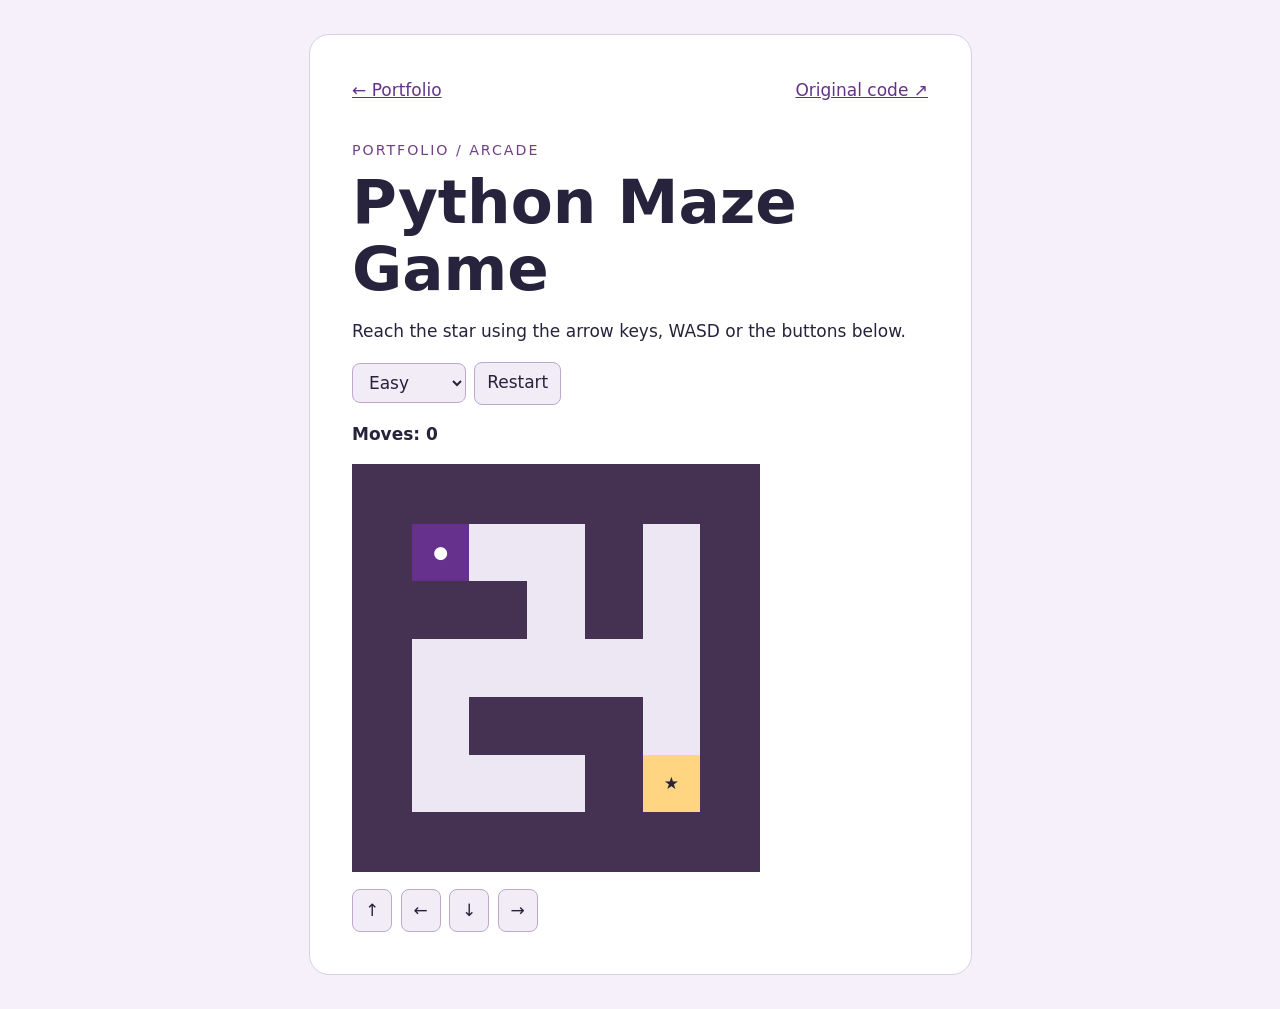
<file: games/maze.html>
<!doctype html>
<html lang="en"><head><meta charset="utf-8"><meta name="viewport" content="width=device-width,initial-scale=1"><title>Python Maze Game | Noluthando Basi</title><link rel="stylesheet" href="games.css"></head>
<body><main><nav><a href="../#projects">&larr; Portfolio</a><a href="https://github.com/ZuluBarbie/Practice">Original code &#8599;</a></nav><header><small>PORTFOLIO / ARCADE</small><h1>Python Maze Game</h1></header>
<p id="instructions"></p><div id="options"></div><p id="status" role="status"></p><div id="board"></div><div id="controls"></div><noscript>Enable JavaScript to play.</noscript></main><script src="common.js"></script><script src="maze.js"></script></body></html>
</file>
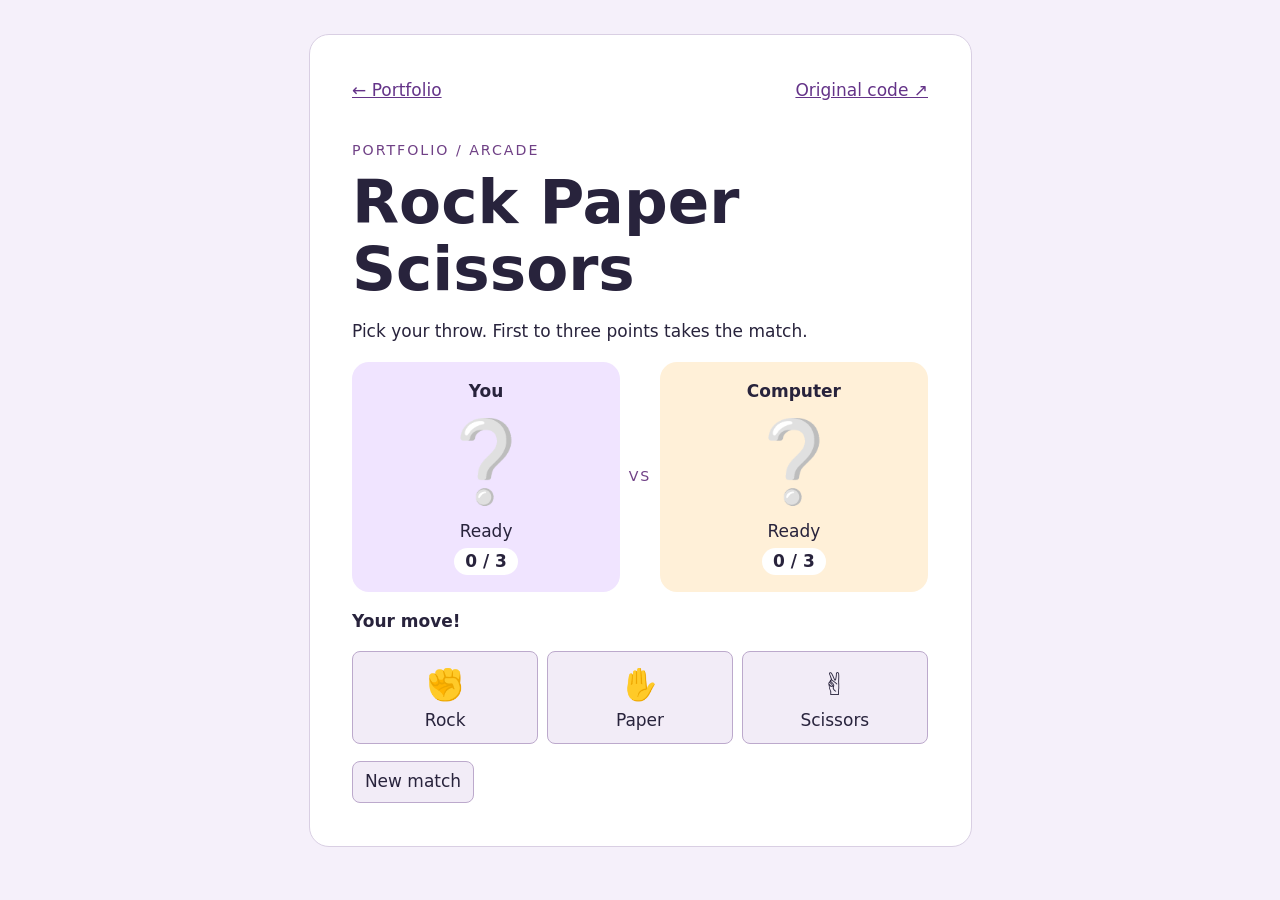
<file: games/rps.html>
<!doctype html>
<html lang="en">
<head>
  <meta charset="utf-8">
  <meta name="viewport" content="width=device-width,initial-scale=1">
  <title>Rock Paper Scissors | Noluthando Basi</title>
  <link rel="stylesheet" href="games.css">
  <link rel="stylesheet" href="rps.css">
</head>
<body><main>
  <nav><a href="../#projects">← Portfolio</a><a href="https://github.com/ZuluBarbie/rock_paper_scissors_C">Original code ↗</a></nav>
  <header><small>PORTFOLIO / ARCADE</small><h1>Rock Paper Scissors</h1></header>
  <p>Pick your throw. First to three points takes the match.</p>
  <div class="arena">
    <div class="fighter"><strong>You</strong><span class="hand" id="your-hand" aria-hidden="true">❔</span><span id="your-pick">Ready</span><b id="your-score">0 / 3</b></div>
    <small class="versus">VS</small>
    <div class="fighter rival"><strong>Computer</strong><span class="hand" id="cpu-hand" aria-hidden="true">❔</span><span id="cpu-pick">Ready</span><b id="cpu-score">0 / 3</b></div>
  </div>
  <p id="status" role="status" aria-atomic="true"></p>
  <div id="board" aria-label="Choose your throw" role="group"></div>
  <div id="controls"></div>
  <noscript>Enable JavaScript to play.</noscript>
</main><script src="common.js"></script><script src="rps.js?v=2"></script></body>
</html>
</file>
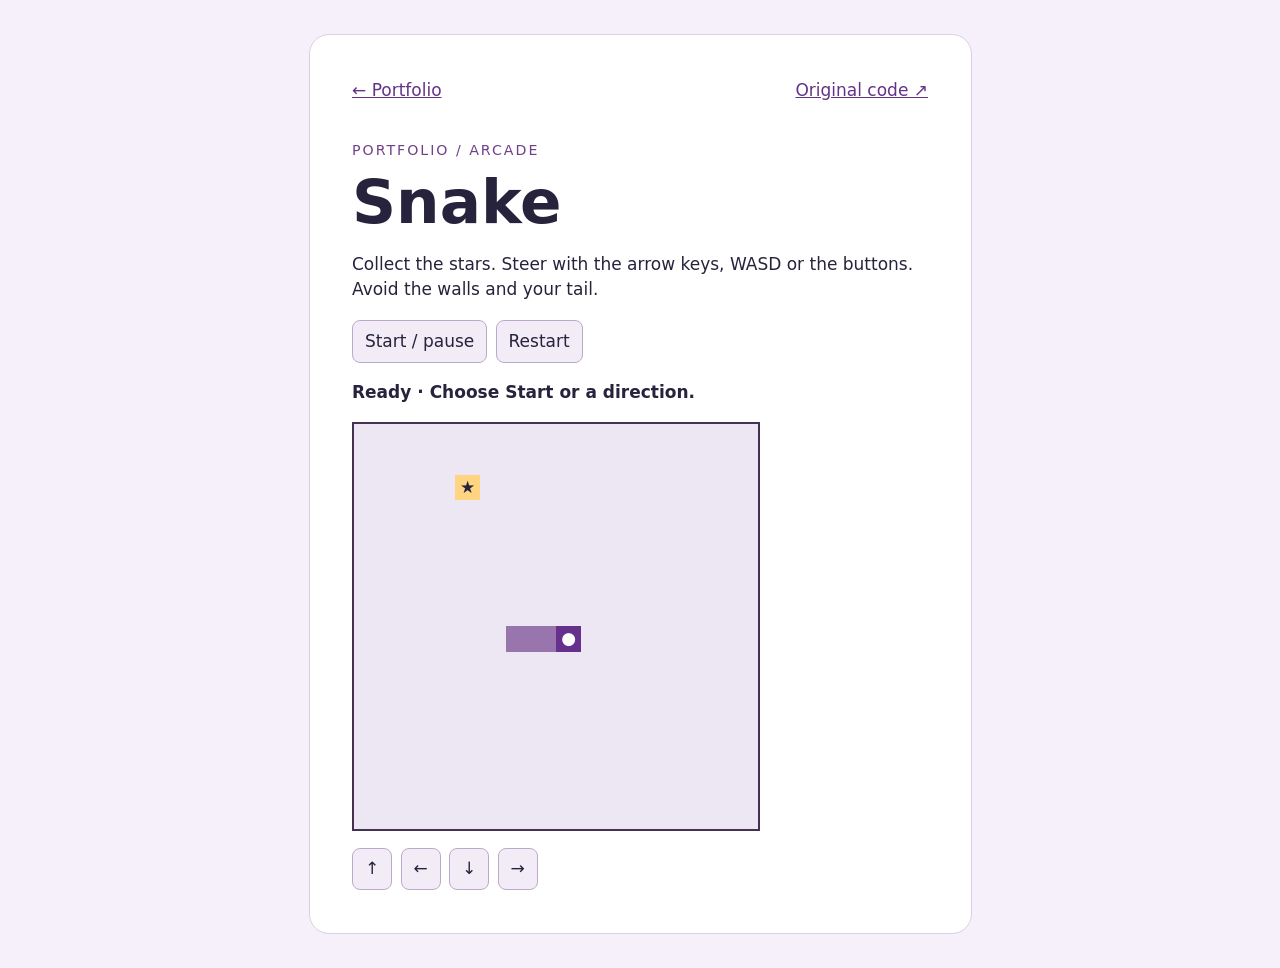
<file: games/snake.html>
<!doctype html>
<html lang="en"><head><meta charset="utf-8"><meta name="viewport" content="width=device-width,initial-scale=1"><title>Snake | Noluthando Basi</title><link rel="stylesheet" href="games.css"></head>
<body><main><nav><a href="../#projects">&larr; Portfolio</a><a href="https://github.com/ZuluBarbie/snake-game">Original code &#8599;</a></nav><header><small>PORTFOLIO / ARCADE</small><h1>Snake</h1></header>
<p id="instructions"></p><div id="options"></div><p id="status" role="status"></p><div id="board"></div><div id="controls"></div><noscript>Enable JavaScript to play.</noscript></main><script src="common.js"></script><script src="snake.js"></script></body></html>
</file>
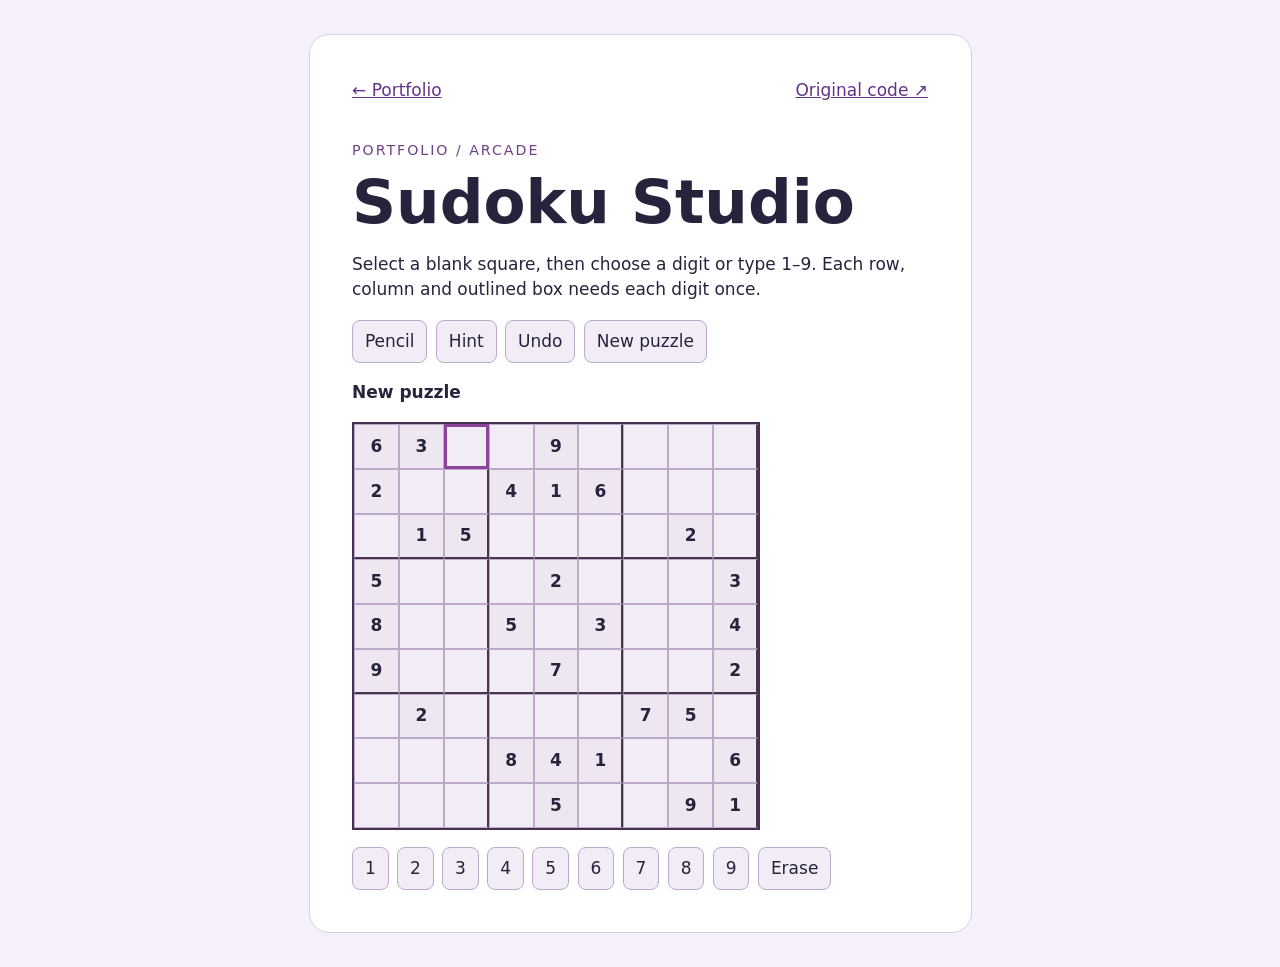
<file: games/sudoku.html>
<!doctype html>
<html lang="en"><head><meta charset="utf-8"><meta name="viewport" content="width=device-width,initial-scale=1"><title>Sudoku Studio | Noluthando Basi</title><link rel="stylesheet" href="games.css"></head>
<body><main><nav><a href="../#projects">&larr; Portfolio</a><a href="https://github.com/ZuluBarbie/sudoku-studio">Original code &#8599;</a></nav><header><small>PORTFOLIO / ARCADE</small><h1>Sudoku Studio</h1></header>
<p id="instructions"></p><div id="options"></div><p id="status" role="status"></p><div id="board"></div><div id="controls"></div><noscript>Enable JavaScript to play.</noscript></main><script src="common.js"></script><script src="sudoku.js"></script></body></html>
</file>
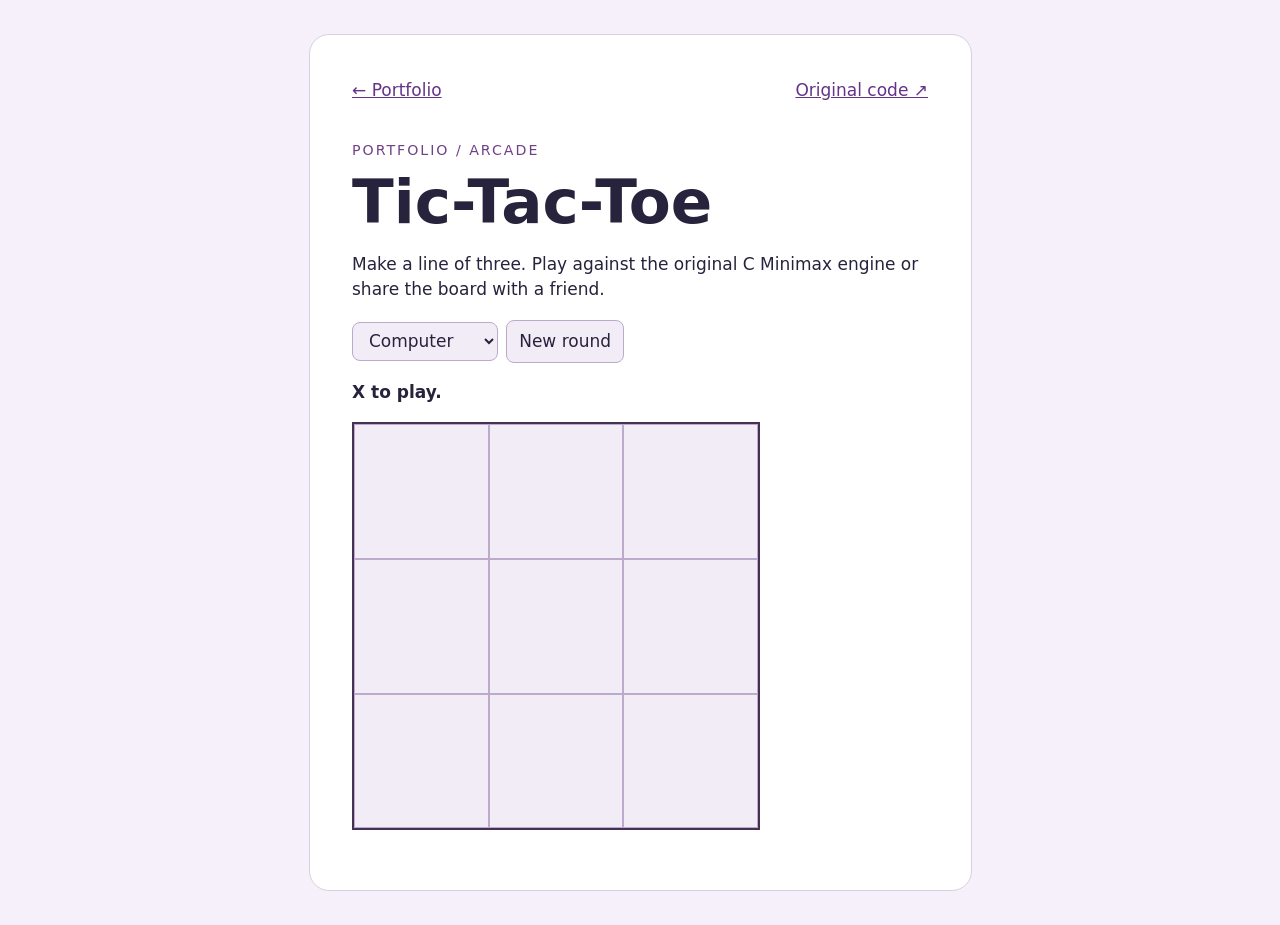
<file: games/tic.html>
<!doctype html>
<html lang="en"><head><meta charset="utf-8"><meta name="viewport" content="width=device-width,initial-scale=1"><title>Tic-Tac-Toe | Noluthando Basi</title><link rel="stylesheet" href="games.css"></head>
<body><main><nav><a href="../#projects">&larr; Portfolio</a><a href="https://github.com/ZuluBarbie/tic_tac_toe_C">Original code &#8599;</a></nav><header><small>PORTFOLIO / ARCADE</small><h1>Tic-Tac-Toe</h1></header>
<p id="instructions"></p><div id="options"></div><p id="status" role="status"></p><div id="board"></div><div id="controls"></div><noscript>Enable JavaScript to play.</noscript></main><script src="common.js"></script><script src="tic.js"></script></body></html>
</file>
<file: styles.css>
:root{color-scheme:dark;--ink:#eef5f5;--muted:#a7b7bd;--paper:#080c12;--line:#263840;--accent:#b4ff39;--cyan:#54e5ff}
*{box-sizing:border-box}
html{scroll-behavior:smooth;scroll-padding-top:2rem}
body{margin:0;background:var(--paper);color:var(--ink);font-family:system-ui,-apple-system,BlinkMacSystemFont,"Segoe UI",sans-serif;line-height:1.65}
a{color:inherit;text-underline-offset:.25em}a:hover{text-decoration-thickness:2px}a:focus-visible{outline:3px solid #927022;outline-offset:5px;border-radius:2px}
.wrap{max-width:1160px;margin:auto;padding-inline:32px}
.masthead{display:flex;justify-content:space-between;align-items:center;padding-block:27px;border-bottom:1px solid var(--line)}
.wordmark{font-size:32px;font-weight:800;letter-spacing:-2px;text-decoration:none}.wordmark span{color:#648947}
nav{display:flex;gap:30px;font-size:14px;font-weight:650}nav a{text-decoration:none}
.skip-link{position:absolute;left:16px;top:-100px;padding:12px;background:white;z-index:2}.skip-link:focus{top:12px}
.intro{padding-block:78px 74px;max-width:810px}.eyebrow{font-size:11px;font-weight:750;letter-spacing:.16em;margin:0 0 18px}
h1{font-size:clamp(42px,7.5vw,88px);letter-spacing:-.065em;line-height:1.05;font-weight:650;margin:0 0 28px}h1 em{font-family:Georgia,serif;font-weight:400;letter-spacing:-.045em}
.lead{font-size:19px;max-width:610px;color:var(--muted);margin-bottom:29px}
.button{display:inline-flex;align-items:center;gap:30px;padding:13px 23px;border-radius:6px;background:var(--ink);color:white;font-size:14px;font-weight:650;text-decoration:none}.button:hover{background:#28564c}
.intro-note{font-size:12px;color:var(--muted);margin-top:22px}
.section-heading{display:flex;align-items:end;justify-content:space-between;gap:24px;border-top:1px solid var(--line);padding-top:35px;margin-bottom:26px}
h2{font-size:clamp(26px,3vw,35px);line-height:1.2;letter-spacing:-.04em;font-weight:600;margin:0}.section-heading .eyebrow{margin-bottom:12px}.section-heading>p{font-size:13px;color:var(--muted);margin:0}
.project-grid{display:grid;grid-template-columns:repeat(2,minmax(0,1fr));gap:18px}
.card{padding:30px;border:1px solid var(--line);border-radius:10px;background:#fffef8;display:flex;flex-direction:column;align-items:start}.card.featured{grid-column:1/-1;background:var(--ink);color:#f8f9ef}
.card-top{display:flex;align-items:center;justify-content:space-between;gap:20px;width:100%;margin-bottom:35px}.number{font-family:Georgia,serif;font-size:25px;color:var(--muted)}
.tag{font-size:10px;letter-spacing:.1em;font-weight:650;padding:5px 10px;border:1px solid var(--line);border-radius:30px}.featured .number,.featured .detail{color:#c0d4ca}.featured .tag{border-color:#4c7165;color:#cfe6ba}
.card h3{font-size:25px;font-weight:600;line-height:1.25;letter-spacing:-.035em;margin:0 0 12px}.card p{margin:0 0 17px;max-width:740px;font-size:15px}
.card .subtitle{font-size:12px;letter-spacing:.02em;margin-top:-6px;color:var(--muted)}.featured .subtitle{color:#c0d4ca}
.card .detail{font-size:12px;color:var(--muted);margin-bottom:24px}.featured .detail{color:#c0d4ca}
.card>a{font-weight:700;font-size:13px;margin-top:auto;display:flex;gap:20px;align-items:center}.featured>a{color:var(--accent)}
.contact{padding-block:70px}.contact-links{display:flex;gap:30px;margin-top:25px;font-weight:650;font-size:14px}
footer{display:flex;justify-content:space-between;gap:20px;border-top:1px solid var(--line);padding-block:24px;color:var(--muted);font-size:12px}
@media(max-width:640px){.wrap{padding-inline:22px}.masthead{padding-block:20px}.intro{padding-block:52px}.lead{font-size:17px}.section-heading{display:block}.section-heading>p{margin-top:18px}.project-grid{grid-template-columns:1fr}.card{padding:25px}.card.featured{grid-column:auto}.card-top{margin-bottom:26px}footer{flex-direction:column;gap:4px}.contact{padding-block:48px}}
@media(prefers-reduced-motion:reduce){html{scroll-behavior:auto}}
/* Neon accents on a dark canvas; body text stays neutral for readability. */
body{background:radial-gradient(ellipse at 85% 5%,#12303980,transparent 38%),var(--paper)}
::selection{background:var(--accent);color:#080c12}
a:focus-visible{outline-color:var(--cyan)}
.wordmark span,.eyebrow{color:var(--accent)}
.wordmark span{text-shadow:0 0 18px #b4ff3970}
nav a:hover,.contact-links a:hover{color:var(--accent)}
h1 em{color:var(--accent);text-shadow:0 0 36px #b4ff3926}
.button{background:var(--accent);color:#080c12;border:1px solid var(--accent);box-shadow:0 0 28px #b4ff3924}
.button:hover{background:#caff72;box-shadow:0 0 35px #b4ff3940}
.skip-link{background:var(--accent);color:#080c12}
.card{background:#101820;border-color:var(--line);box-shadow:0 8px 28px #00000026}
.card:hover{border-color:#518b92}
.card.featured{background:linear-gradient(120deg,#10272c,#101820 75%);color:var(--ink);border-color:#398491;box-shadow:inset 3px 0 var(--cyan),0 0 32px #54e5ff0d}
.number,.featured .number{color:var(--cyan)}
.tag,.featured .tag{border-color:#36565e;color:var(--cyan);background:#54e5ff08}
.card .subtitle,.featured .subtitle,.card .detail,.featured .detail{color:var(--muted)}
.card>a,.featured>a,.contact-links a{color:var(--cyan)}
.card>a:hover{color:var(--accent)}
footer{color:var(--muted)}

/* Project photographs */
.project-photo{display:block;width:100%;height:260px;object-fit:cover;object-position:center 55%;border-radius:6px;margin:0 0 24px}
.build-gallery{display:grid;grid-template-columns:repeat(2,minmax(0,1fr));gap:24px;margin-top:28px}
.build-gallery figure{margin:0;min-width:0;background:#101820;border:1px solid var(--line);border-radius:10px;overflow:hidden}
.build-gallery a{display:block}.build-gallery img{display:block;width:100%;height:480px;object-fit:contain;background:#080c12}
.build-gallery figcaption{padding:18px 20px;color:var(--muted);font-size:14px;line-height:1.6}
.photo-note{font-size:13px;margin-top:22px}
@media(max-width:640px){.build-gallery{grid-template-columns:1fr}.build-gallery img{height:auto;max-height:560px;object-fit:contain}.project-photo{height:230px}}

/* Brand colours shared by the homepage and case study. */
.wordmark{color:#c2a0ff}.wordmark span{color:#e0cfff;text-shadow:0 0 18px #aa72ff70}
</file>
<file: home.css>
/* Homepage-only night palette; project case-study styles remain independent. */
.night-home{--paper:#080b18;--ink:#f4f0ff;--muted:#b9b8cb;--line:#302c48;--accent:#c2a0ff;--cyan:#b4dfff;background:var(--paper)}
.night-home .masthead{max-width:none;padding-inline:max(32px,calc((100% - 1096px)/2));background:#080b18;border-color:#242139}
.night-home .wordmark span{color:var(--accent);text-shadow:0 0 18px #aa72ff70}
.night-home .intro{isolation:isolate;position:relative;max-width:none;min-height:760px;height:min(850px,calc(100svh - 108px));margin-inline:calc(50% - 50vw);padding:65px max(32px,calc((100vw - 1096px)/2)) 260px;overflow:hidden;background:#080b18}
.night-scene{position:absolute;z-index:-2;inset:0;width:100%;height:100%;object-fit:cover;object-position:center bottom}
.intro::before{content:"";position:absolute;z-index:-1;inset:0;background:linear-gradient(90deg,#080b186b,transparent 75%),linear-gradient(0deg,#080b18,transparent 12%)}
.intro-copy{max-width:650px}
.night-home .intro .eyebrow{color:#d0b6ff;font-size:10px;letter-spacing:.2em}
.night-home h1{font-size:clamp(46px,6.2vw,80px);font-weight:650;letter-spacing:-.055em}
.night-home h1 em{color:#d0adff;text-shadow:0 0 40px #9b61ff35}
.night-home .intro .lead{color:#d0cedd;max-width:550px;font-size:17px;text-shadow:0 2px 12px #080b18}
.intro-actions{display:flex;align-items:center;gap:26px;flex-wrap:wrap}
.night-home .button{background:#c2a0ff;border-color:#d0b6ff;box-shadow:0 0 28px #aa72ff26;color:#130d24}
.night-home .button:hover{background:#dac5ff;box-shadow:0 0 35px #aa72ff40}
.journey-link{font-size:13px;font-weight:650;text-decoration:none;color:#eee6ff}
.journey-link span{margin-left:8px;color:#c2a0ff}
.night-home .intro-note{color:#bab8cf}
.scene-caption{position:absolute;bottom:25px;left:max(32px,calc((100vw - 1096px)/2));color:#b9adc9;font-size:9px;letter-spacing:.22em}
.night-home .card{background:#111222;border-color:#302c48}
.night-home .card:hover{border-color:#9474bc}
.night-home .card.featured{background:linear-gradient(120deg,#231a38,#111222 75%);border-color:#7e609f;box-shadow:inset 3px 0 #c2a0ff,0 0 32px #aa72ff0d}
.night-home .tag,.night-home .featured .tag{background:#c2a0ff08;border-color:#514162;color:#d0b6ff}
.night-home .skip-link{color:#130d24}
@media(min-width:1600px){.night-home .intro{height:850px}}
@media(max-width:760px){.night-home .intro{height:auto;min-height:830px;padding:50px 24px 330px}.intro-copy{max-width:570px}.night-scene{height:auto;min-height:360px;top:auto;bottom:0;object-fit:cover;object-position:70% bottom}.intro::before{background:linear-gradient(180deg,#080b18 0%,#080b18 48%,transparent 74%,#080b18 100%)}.night-home .intro .lead{font-size:16px}.night-home .intro .eyebrow{font-size:9px;letter-spacing:.12em}.scene-caption{left:24px;bottom:18px;font-size:8px}.night-home .masthead{padding-inline:24px}.intro-actions{gap:18px}.night-home h1{font-size:clamp(44px,9vw,64px)}}
@media(max-width:380px){.night-home .intro{min-height:870px}.night-home .masthead{gap:12px}nav{gap:10px;font-size:11px}}
</file>
<file: interactive.css>
[hidden]{display:none!important}
button,input{font:inherit}button{cursor:pointer}button:focus-visible,input:focus-visible{outline:3px solid var(--cyan);outline-offset:4px}
.project-tools{display:flex;align-items:end;justify-content:space-between;gap:24px;margin:32px 0 16px}.filters{display:flex;flex-wrap:wrap;gap:8px}.filters button,.preview-button{border:1px solid #514162;background:#171428;color:#d5caeb;border-radius:24px;padding:10px 17px;font-size:12px;font-weight:650}.filters button[aria-pressed=true]{background:#c2a0ff;color:#130d24;border-color:#c2a0ff}.filters button:hover{border-color:#d0b6ff}
.project-search{display:grid;gap:6px;color:var(--muted);font-size:11px;letter-spacing:.04em}.project-search input{width:235px;max-width:100%;border:1px solid #514162;background:#111222;color:var(--ink);padding:11px 14px;border-radius:8px;font-size:13px}.result-count{color:var(--muted);font-size:12px;margin-bottom:24px}
#project-results .card{position:relative;overflow:hidden;transition:transform .25s,border-color .25s,box-shadow .25s}#project-results .card:hover{transform:translateY(-5px);box-shadow:0 14px 44px #0005}#project-results .card::after{content:"";pointer-events:none;position:absolute;inset:0;opacity:0;background:radial-gradient(260px circle at var(--glow-x,50%) var(--glow-y,50%),#c2a0ff14,transparent 80%);transition:opacity .25s}#project-results .card:hover::after{opacity:1}
.project-art{width:calc(100% + 60px);height:150px;margin:-30px -30px 24px;display:grid;place-items:center;background-color:#1b1630;background-image:linear-gradient(#b497e60c 1px,transparent 1px),linear-gradient(90deg,#b497e60c 1px,transparent 1px);background-size:24px 24px;border-bottom:1px solid #352943;overflow:hidden}.project-art span{display:grid;place-items:center;width:80px;height:80px;border:1px solid #b7a0e259;border-radius:20px;background:#1d1732;box-shadow:10px 10px 0 #b497e60c;color:#ccb1ff;font:42px Georgia,serif;transition:transform .3s}.card:hover .project-art span{transform:rotate(-6deg) scale(1.08)}.art-1{background-color:#142431}.art-1 span{color:#b4dfff;background:#182a39}.art-2{background-color:#251930}.art-2 span{color:#f0b9e5}.art-3{background-color:#152827}.art-3 span{color:#b1e4d1}.card.featured .project-art{height:180px}.preview-button{margin-top:20px;border-radius:6px;background:transparent;color:var(--accent);padding:8px 13px}.preview-button:hover{background:#c2a0ff18}
.logic-lab{display:grid;grid-template-columns:1fr 1fr;gap:48px;align-items:center;border-bottom:1px solid var(--line);margin-top:40px}.logic-lab .lead{font-size:16px}.logic-lab a{font-size:13px;color:var(--cyan)}.gate-panel{padding:28px;border:1px solid #514162;border-radius:16px;background:radial-gradient(ellipse at top,#302144,#111222 75%)}.gate-label{font:10px monospace;letter-spacing:.16em;color:#c2a0ff}.gate-circuit{display:flex;align-items:center;justify-content:space-between;gap:12px;margin:28px 0}.gate-inputs{display:grid;gap:12px}.gate-inputs button{display:flex;gap:24px;border:1px solid #726187;border-radius:8px;padding:10px 16px;color:#cec2e2;background:#151322}.gate-inputs button[aria-pressed=true]{background:#c2a0ff;color:#130d24}.gate-symbol{font:38px Georgia;color:#c2a0ff}.gate-output{display:grid;text-align:center;font-size:11px;color:#b4dfff}.gate-output strong{font-size:36px;text-shadow:0 0 25px #b4dfff;border-radius:50%}.gate-output.off{color:#8c849c}.gate-output.off strong{text-shadow:none}.gate-explanation{font-size:12px;color:var(--muted);margin:0}
.project-dialog{background:#141223;color:var(--ink);border:1px solid #80659f;border-radius:16px;padding:42px;max-width:640px;width:calc(100% - 32px);max-height:85svh;box-shadow:0 30px 120px #0009}.project-dialog::backdrop{background:#050510cc;backdrop-filter:blur(8px)}.dialog-close{position:absolute;right:12px;top:10px;width:36px;height:36px;border:0;border-radius:50%;background:#30243f;color:white;font-size:25px}.preview-content h3{font-size:30px;line-height:1.2}.preview-content p{color:var(--muted)}.preview-content a{display:inline-block;margin-top:16px;color:var(--cyan)}.preview-content .card-top{padding-right:20px;margin-bottom:20px}
@keyframes arrive{from{transform:translateY(20px)}to{transform:translateY(0)}}@media(prefers-reduced-motion:no-preference){.card.in-view{animation:arrive .55s ease-out}}@media(prefers-reduced-motion:reduce){#project-results .card,.project-art span{transition:none}#project-results .card:hover,.card:hover .project-art span{transform:none}}
@media(max-width:760px){.project-tools{align-items:stretch;flex-direction:column;gap:18px}.project-search input{width:100%}.logic-lab{grid-template-columns:1fr;gap:20px}.filters button{padding:9px 13px}.project-dialog{padding:38px 24px 24px}}@media(max-width:640px){.project-art{width:calc(100% + 50px);margin:-25px -25px 24px}.gate-panel{padding:22px}}
</file>
<file: gallery.css>
.photo-demo{min-width:0;width:100%;max-width:360px;margin:0 auto 24px}
.photo-demo .demo-full{display:block;margin:0!important;background:transparent;border:1px solid var(--line);border-radius:10px;overflow:hidden}
.photo-demo .demo-image{display:block;width:100%;height:auto}
.photo-demo .demo-thumbs{display:grid;grid-template-columns:repeat(4,minmax(0,1fr));gap:8px;margin-top:10px}
.photo-demo .demo-thumbs button{display:block;min-width:0;padding:3px;border:2px solid transparent;border-radius:8px;background:#171428;cursor:pointer}
.photo-demo .demo-thumbs button[aria-pressed=true]{border-color:#c2a0ff}
.photo-demo .demo-thumbs button:focus-visible{outline:3px solid #b4dfff;outline-offset:3px}
.photo-demo .demo-thumbs img{display:block;width:100%;height:76px;object-fit:cover;border-radius:4px}
.photo-demo .demo-caption{font-size:13px;line-height:1.5;color:var(--muted);margin:10px 0 0}
.photo-demo .demo-hint{font-size:12px;color:var(--muted);margin:6px 0 0}
@media(max-width:640px){.photo-demo .demo-thumbs img{height:64px}}
</file>
<file: journal.css>
.journal-section{padding-block:60px}.journal-heading{font-family:Georgia,serif;font-weight:400;letter-spacing:-.035em}.journal-feature{display:grid;grid-template-columns:1fr 1.2fr;border:1px solid var(--line);border-radius:14px;overflow:hidden;background:#131222}.journal-cover{margin:0;background:#201a30}.journal-cover img{display:block;width:100%;height:100%;min-height:300px;object-fit:cover}.journal-copy{padding:clamp(24px,4vw,48px)}.journal-copy h3{font:400 clamp(28px,4vw,40px)/1.2 Georgia,serif;margin:0 0 20px}.journal-copy p{color:var(--muted)}.journal-copy .eyebrow{color:var(--accent)}.journal-copy a{color:var(--accent);font-weight:650}.journal-header{padding-block:72px 40px;max-width:760px}.journal-header h1{font-family:Georgia,serif;font-weight:400;font-size:clamp(40px,7vw,70px);letter-spacing:-.045em}.journal-meta{color:var(--muted);font-size:13px}.journal-reading{max-width:700px;margin-inline:auto;padding-block:48px 64px}.journal-reading p{font-family:Georgia,serif;font-size:clamp(18px,2vw,21px);line-height:1.9;color:#ded9eb}.journal-reading h2{font-family:Georgia,serif;margin-top:38px}.journal-reading blockquote{margin:32px 0;padding:8px 0 8px 24px;border-left:3px solid var(--accent)}.journal-reading blockquote p{font-size:clamp(23px,3vw,30px);line-height:1.5;color:var(--ink)}.journal-photo{margin:0}.journal-photo img{display:block;width:100%;max-height:440px;object-fit:cover;border-radius:12px}.journal-photo figcaption{font-size:12px;color:var(--muted);padding-top:10px}.journal-related{border-top:1px solid var(--line);padding-block:28px;margin-top:36px}.journal-related a{color:var(--accent)}.journal-reading .journal-signature{font-style:italic;color:var(--accent)}@media(max-width:640px){.journal-feature{grid-template-columns:1fr}.journal-cover img{height:220px;min-height:0}.journal-header{padding-top:48px}.masthead{flex-wrap:wrap}.journal-section{padding-block:40px}}
</file>
<file: desk.css>
.desk-section{padding-top:52px}.desk-top{display:grid;grid-template-columns:repeat(4,minmax(0,1fr));gap:16px;padding:30px;background:linear-gradient(155deg,#30213e,#181626);border:1px solid #685077;border-bottom:12px solid #3d2a48;border-radius:18px;box-shadow:0 22px 45px #0004}.desk-object{font:inherit;text-decoration:none;display:flex;flex-direction:column;align-items:center;justify-content:center;gap:7px;text-align:center;min-height:165px;padding:16px;border:1px solid #655077;border-radius:12px;color:var(--ink);background:#131222;cursor:pointer}.desk-object:hover{background:#292039;border-color:var(--accent)}.desk-object:focus-visible,.desk-panel button:focus-visible,.desk-panel select:focus-visible{outline:3px solid var(--cyan);outline-offset:4px}.desk-icon{font-size:48px;line-height:1.3}.desk-object small{color:var(--muted);font-size:12px}.desk-panel{margin-top:22px;padding:28px;border:1px solid var(--line);border-radius:12px;background:#131222}.desk-panel[hidden]{display:none}.desk-panel h3{font:400 28px Georgia,serif;margin:0 0 12px}.desk-panel p{max-width:700px;color:var(--muted)}.desk-panel button,.desk-panel select{font:inherit;border:1px solid #82649e;border-radius:6px;padding:10px 14px;background:#241b35;color:var(--ink)}.desk-panel button{cursor:pointer}.desk-controls{display:flex;flex-wrap:wrap;gap:16px;align-items:end}.desk-controls label{display:grid;gap:5px}.led-indicator{width:36px;height:36px;background:#55495d;border:2px solid #b6a1c5;border-radius:50%;display:inline-block;vertical-align:middle;margin-right:12px}.led-indicator.lit{background:#c2ff72;box-shadow:0 0 25px #c2ff7290}.desk-result{min-height:3.3em}.desk-panel .desk-close{float:right;font-size:13px;margin-left:12px}.desk-panel ul{color:var(--muted)}@media(max-width:700px){.desk-top{grid-template-columns:repeat(2,minmax(0,1fr));padding:16px;gap:12px}.desk-object{min-height:150px;padding:12px}.desk-panel{padding:20px}}
</file>
<file: games/games.css>
:root{font:17px/1.5 system-ui,sans-serif;color:#28233c;background:#f5f0fa}*{box-sizing:border-box}main{width:min(100% - 2rem,39rem);margin:2rem auto;padding:clamp(1rem,4vw,2.5rem);border:1px solid #d9cfe3;border-radius:20px;background:white}nav,#options,#controls{display:flex;flex-wrap:wrap;align-items:center;gap:.5rem}nav{justify-content:space-between}a{color:#643388}header{margin-top:2rem}small{letter-spacing:.14em;color:#704186}h1{font-size:clamp(2rem,8vw,3.6rem);line-height:1.1;margin:.3rem 0}button,select{font:inherit;padding:.45rem .7rem;background:#f2ecf7;color:inherit;border:1px solid #bca9cc;border-radius:8px;cursor:pointer}button:focus-visible,select:focus-visible{outline:3px solid #9a5400;outline-offset:1px}#status{min-height:1.5em;font-weight:650}#controls{margin-top:1rem}.grid{display:grid;grid-template-columns:repeat(var(--n),1fr);width:min(100%,24rem);background:#ede7f3;border:2px solid #453151}.grid>*{aspect-ratio:1;display:grid;place-items:center;min-width:0;border-radius:0;padding:0}.wall{background:#453151}.player,.head{background:#65318c;color:white}.body{background:#9875ad}.food,.exit{background:#ffd581}.given{font-weight:750;background:#eee7f2}.chosen{outline:3px solid #8e439d;outline-offset:-3px}.notes{font-size:.6rem}.sudoku>:nth-child(3n){border-right:2px solid #49364d}.sudoku>:nth-child(n+19):nth-child(-n+27),.sudoku>:nth-child(n+46):nth-child(-n+54){border-bottom:2px solid #49364d}
</file>
<file: games/rps.css>
.arena, #board {
  display: grid;
  align-items: center;
  gap: .5rem;
}
.arena { grid-template-columns: 1fr auto 1fr; }
.fighter {
  display: grid;
  justify-items: center;
  gap: .2rem;
  padding: 1rem .25rem;
  border-radius: 1rem;
  background: #f0e4ff;
}
.rival { background: #fff0d8; }
.hand { font-size: clamp(2.6rem, 10vw, 4.7rem); line-height: 1.35; }
.fighter b { background: white; padding: .05rem .65rem; border-radius: 1rem; }
#board { grid-template-columns: repeat(3, minmax(0, 1fr)); }
#board button { padding: .55rem .1rem; }
#board button span { display: block; font-size: 1.8rem; }
#board button:enabled:hover { background: #e7d3f4; }
#board button:disabled { opacity: .6; cursor: default; }
</file>
